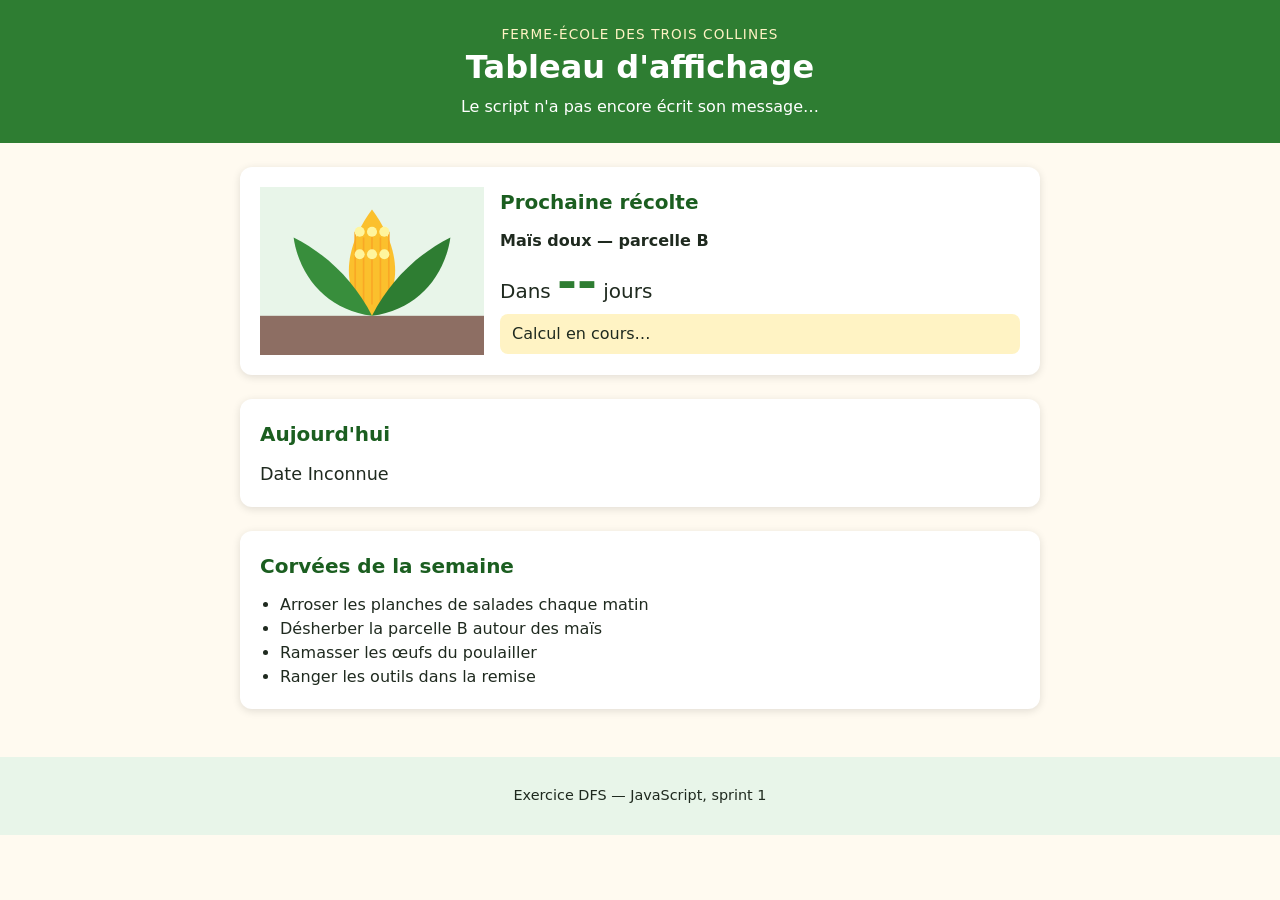
<file: niveau-1-graine/01-premier-script/index.html>
<!DOCTYPE html>
<html lang="fr">
<head>
  <meta charset="UTF-8">
  <meta name="viewport" content="width=device-width, initial-scale=1.0">
  <title>Tableau d'affichage — Ferme-école des Trois Collines</title>
  <link rel="stylesheet" href="css/style.css">
  <!-- defer : le navigateur lit d'abord toute la page, puis exécute le script -->
  <script src="js/script.js" defer></script>
</head>
<body>

  <!-- ===== EN-TÊTE ===== -->
  <header class="entete">
    <p class="surtitre">Ferme-école des Trois Collines</p>
    <h1>Tableau d'affichage</h1>
    <!-- Le script écrira ici le message d'accueil (TODO 3) -->
    <p class="intro" id="message-accueil">Le script n'a pas encore écrit son message…</p>
  </header>

  <main>

    <!-- ===== PROCHAINE RÉCOLTE ===== -->
    <section class="panneau recolte" aria-labelledby="titre-recolte">
      <img src="images/mais.svg" alt="Épi de maïs doux jaune entouré de ses feuilles vertes" width="400" height="300">
      <div>
        <h2 id="titre-recolte">Prochaine récolte</h2>
        <p class="culture">Maïs doux — parcelle B</p>
        <p class="compteur">
          Dans <strong id="jours-restants">--</strong> <span id="unite-jours">jours</span>
        </p>
        <!-- aria-live : un lecteur d'écran annonce le texte quand le script le modifie -->
        <p class="message" id="message-recolte" aria-live="polite">Calcul en cours…</p>
      </div>
    </section>

    <!-- ===== DATE DU JOUR ===== -->
    <section class="panneau" aria-labelledby="titre-date">
      <h2 id="titre-date">Aujourd'hui</h2>
      <p class="date-du-jour" id="date-du-jour">Date inconnue</p>
    </section>

    <!-- ===== CORVÉES : liste statique, le script n'y touche pas ===== -->
    <section class="panneau" aria-labelledby="titre-corvees">
      <h2 id="titre-corvees">Corvées de la semaine</h2>
      <ul class="corvees">
        <li>Arroser les planches de salades chaque matin</li>
        <li>Désherber la parcelle B autour des maïs</li>
        <li>Ramasser les œufs du poulailler</li>
        <li>Ranger les outils dans la remise</li>
      </ul>
    </section>

  </main>

  <footer class="pied">
    <p>Exercice DFS — JavaScript, sprint 1</p>
  </footer>

</body>
</html>
</file>
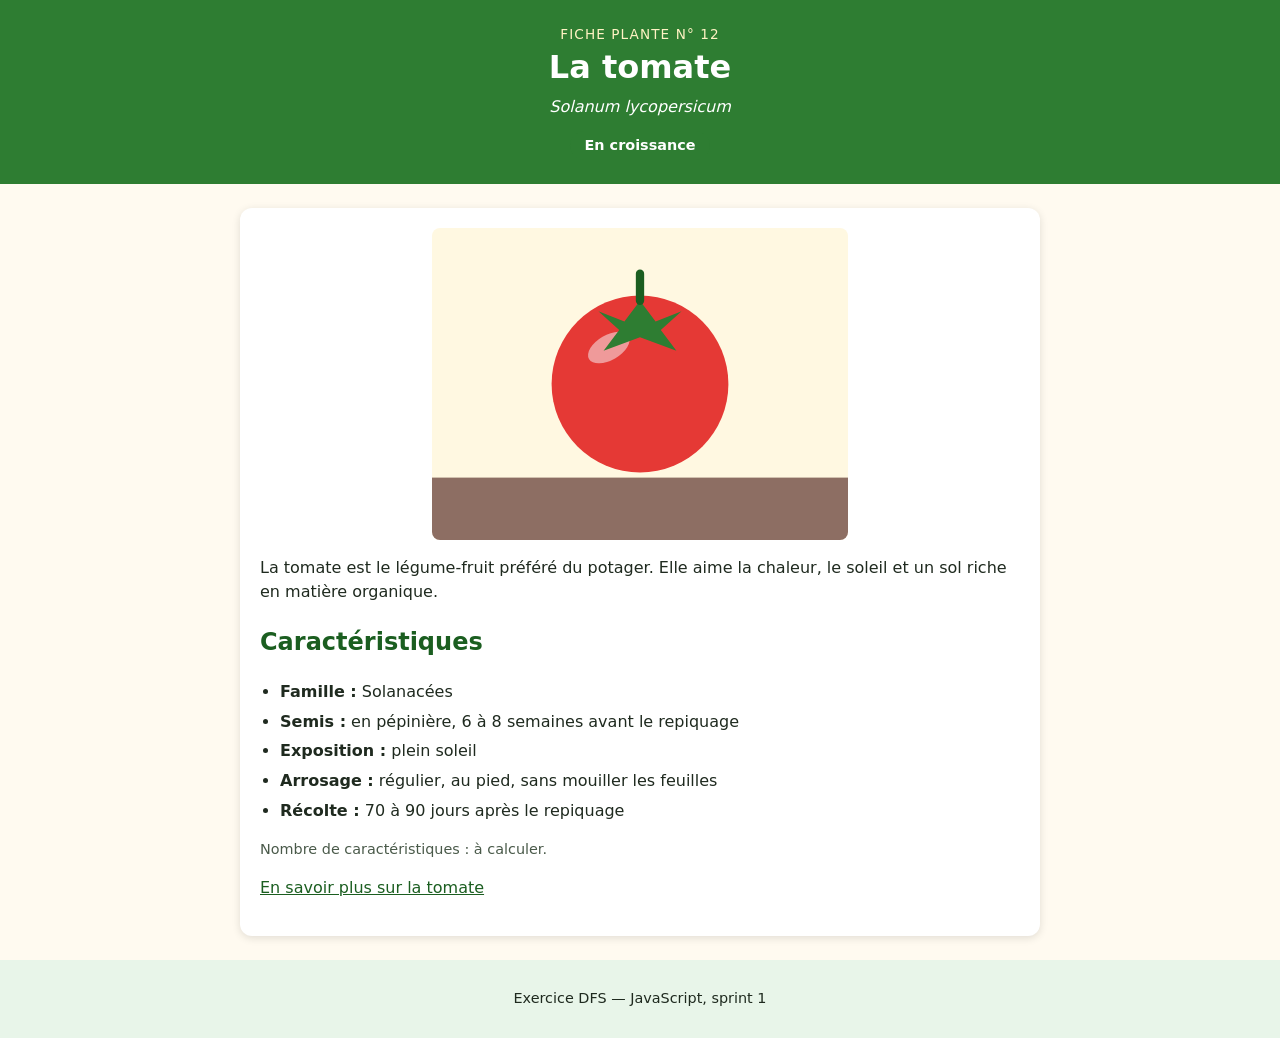
<file: niveau-1-graine/02-selectionner-modifier/index.html>
<!DOCTYPE html>
<html lang="fr">
<head>
  <meta charset="UTF-8">
  <meta name="viewport" content="width=device-width, initial-scale=1.0">
  <title>Fiche plante n° 12 — La tomate</title>
  <link rel="stylesheet" href="css/style.css">
  <script src="js/script.js" defer></script>
</head>
<body>

  <!-- ===== EN-TÊTE : le titre et la pastille d'état seront modifiés par le script ===== -->
  <header class="entete">
    <p class="surtitre">Fiche plante n° 12</p>
    <h1 id="titre-fiche">La tomate</h1>
    <p class="sous-titre">Solanum lycopersicum</p>
    <!-- data-etat et data-jours : des données que le script peut lire et écrire -->
    <span class="pastille" id="pastille-etat" data-etat="en-croissance" data-jours="5">En croissance</span>
  </header>

  <main>
    <article class="fiche" id="fiche">

      <img id="photo-plante" src="images/tomate.svg" alt="tomate" width="400" height="300">

      <p class="resume">
        La tomate est le légume-fruit préféré du potager. Elle aime la chaleur, le soleil
        et un sol riche en matière organique.
      </p>

      <h2>Caractéristiques</h2>
      <ul class="caracteristiques">
        <li><strong>Famille :</strong> Solanacées</li>
        <li><strong>Semis :</strong> en pépinière, 6 à 8 semaines avant le repiquage</li>
        <li><strong>Exposition :</strong> plein soleil</li>
        <li><strong>Arrosage :</strong> régulier, au pied, sans mouiller les feuilles</li>
        <li><strong>Récolte :</strong> 70 à 90 jours après le repiquage</li>
      </ul>
      <p class="note" id="nb-caracteristiques">Nombre de caractéristiques : à calculer.</p>

      <!-- Masqué au départ par la classe « cache » : le script la retirera -->
      <div class="alerte cache" id="conseil">
        <strong>Conseil :</strong> supprimez régulièrement les gourmands (les petites
        pousses entre la tige et les branches) pour que les fruits grossissent mieux.
      </div>

      <p><a id="lien-source" href="https://fr.wikipedia.org/wiki/Tomate">En savoir plus sur la tomate</a></p>

    </article>
  </main>

  <footer class="pied">
    <p>Exercice DFS — JavaScript, sprint 1</p>
  </footer>

</body>
</html>
</file>
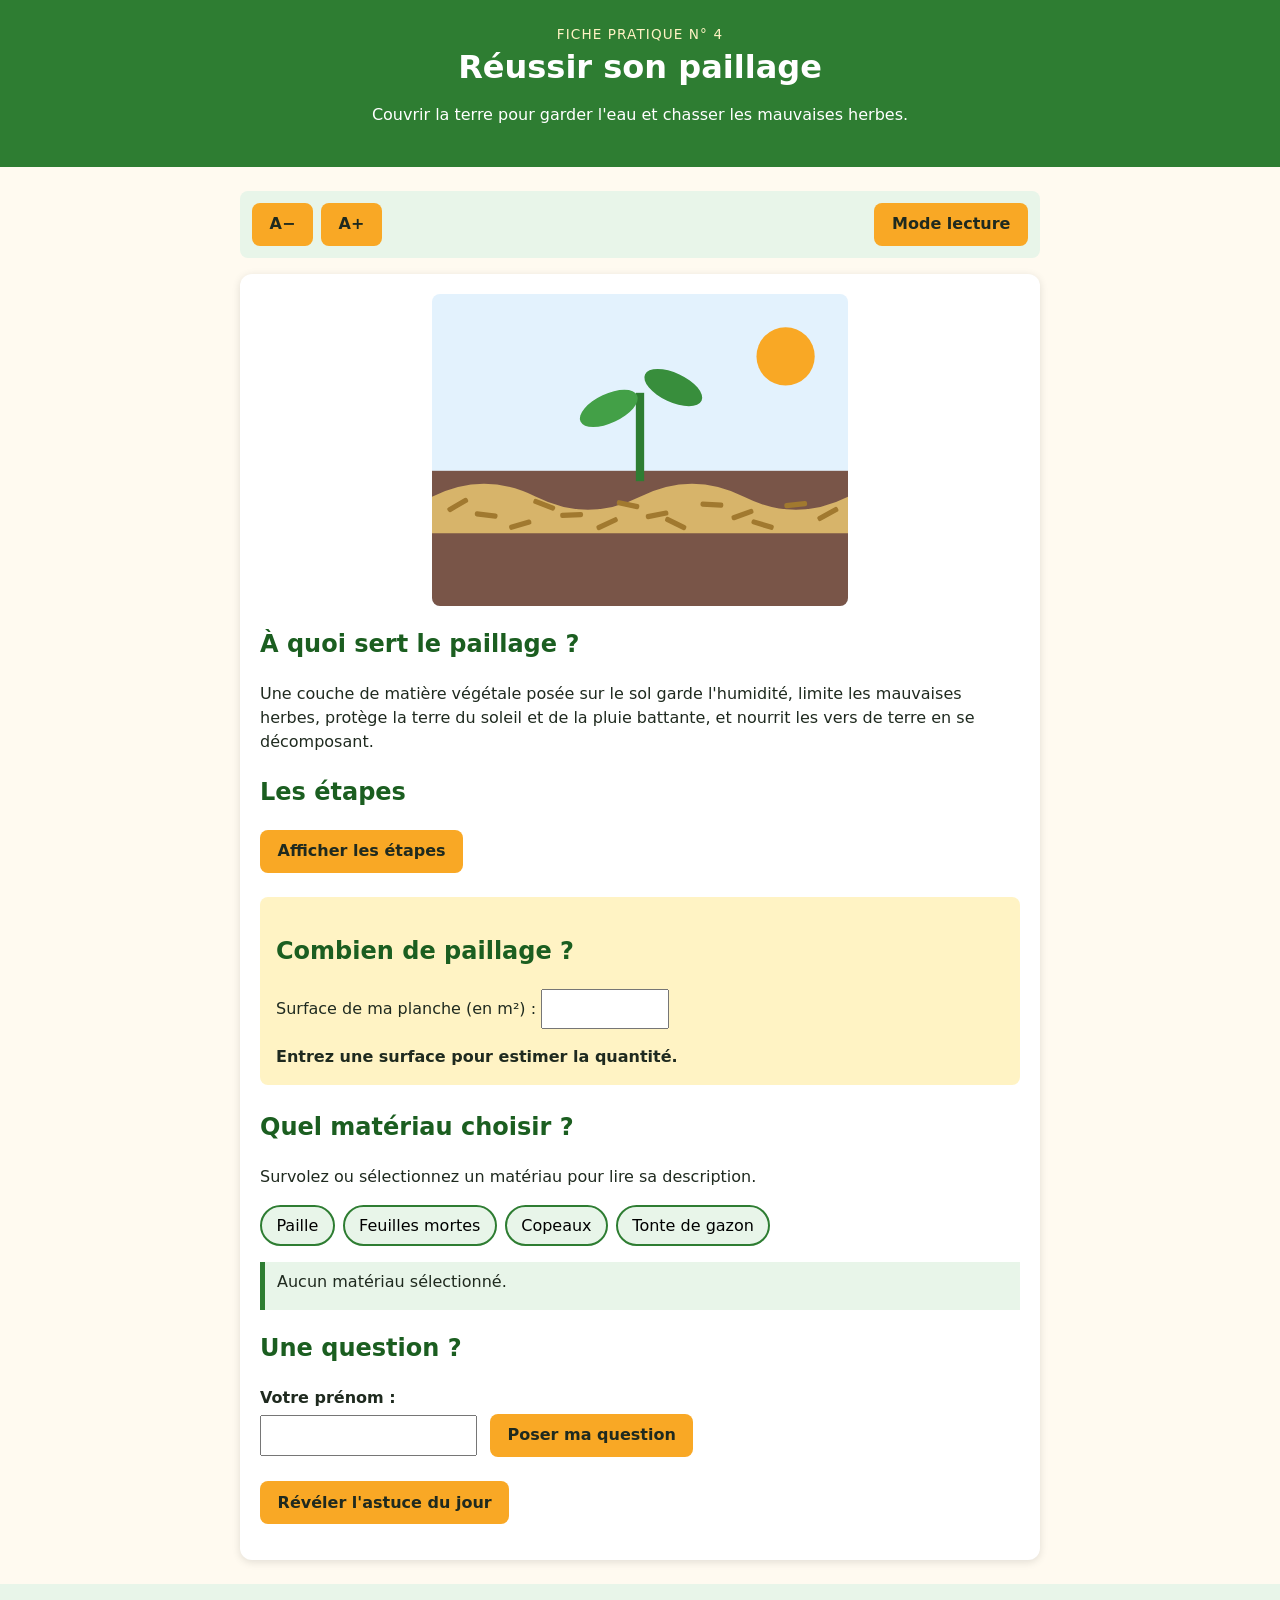
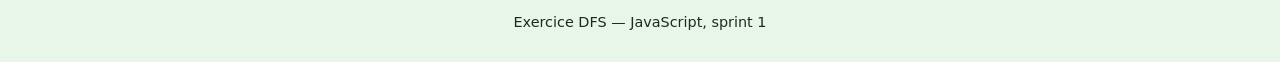
<file: niveau-1-graine/03-evenements/index.html>
<!DOCTYPE html>
<html lang="fr">
<head>
  <meta charset="UTF-8">
  <meta name="viewport" content="width=device-width, initial-scale=1.0">
  <title>Fiche pratique : réussir son paillage — Ferme-école</title>
  <link rel="stylesheet" href="css/style.css">
  <script src="js/script.js" defer></script>
</head>
<body data-taille="0">

  <!-- ===== EN-TÊTE ===== -->
  <header class="entete">
    <p class="surtitre">Fiche pratique n° 4</p>
    <h1>Réussir son paillage</h1>
    <p>Couvrir la terre pour garder l'eau et chasser les mauvaises herbes.</p>
  </header>

  <main>

    <!-- ===== BARRE D'OUTILS : taille du texte et mode lecture ===== -->
    <div class="outils" role="group" aria-label="Confort de lecture">
      <button type="button" class="bouton" id="bouton-diminuer" aria-label="Diminuer la taille du texte">A−</button>
      <button type="button" class="bouton" id="bouton-agrandir" aria-label="Agrandir la taille du texte">A+</button>
      <span class="espace"></span>
      <button type="button" class="bouton" id="bouton-lecture" aria-pressed="false">Mode lecture</button>
    </div>

    <article class="fiche" id="fiche">

      <img src="images/paillage.svg" alt="Jeune plant dont le pied est entouré d'une couche de paille qui couvre la terre" width="400" height="300">

      <h2>À quoi sert le paillage ?</h2>
      <p>
        Une couche de matière végétale posée sur le sol garde l'humidité, limite les mauvaises herbes,
        protège la terre du soleil et de la pluie battante, et nourrit les vers de terre en se décomposant.
      </p>

      <!-- ===== ÉTAPES : masquées au départ, affichées par le bouton ===== -->
      <h2>Les étapes</h2>
      <button type="button" class="bouton" id="bouton-etapes" aria-expanded="false" aria-controls="etapes">Afficher les étapes</button>
      <ol class="etapes cache" id="etapes">
        <li>Désherber la planche et arroser abondamment la terre.</li>
        <li>Étaler le paillage en couche de 5 cm environ.</li>
        <li>Laisser quelques centimètres libres autour du pied des plants.</li>
        <li>Renouveler la couche quand elle s'est décomposée.</li>
      </ol>

      <!-- ===== CALCULATEUR ===== -->
      <section class="calculateur" aria-labelledby="titre-calcul">
        <h2 id="titre-calcul">Combien de paillage ?</h2>
        <label for="surface">Surface de ma planche (en m²) :</label>
        <input type="number" id="surface" min="0" step="0.5" inputmode="decimal">
        <p class="resultat" id="resultat-paillage" aria-live="polite">Entrez une surface pour estimer la quantité.</p>
      </section>

      <!-- ===== MATÉRIAUX ===== -->
      <h2>Quel matériau choisir ?</h2>
      <p>Survolez ou sélectionnez un matériau pour lire sa description.</p>
      <ul class="materiaux">
        <li><button type="button" class="materiau" data-description="La paille : légère et bon marché, elle se décompose en une saison. Idéale pour les légumes.">Paille</button></li>
        <li><button type="button" class="materiau" data-description="Les feuilles mortes : gratuites en automne, à laisser un peu s'humidifier avant de les étaler.">Feuilles mortes</button></li>
        <li><button type="button" class="materiau" data-description="Les copeaux de bois : très durables, parfaits pour les allées et les arbustes, moins pour les légumes.">Copeaux</button></li>
        <li><button type="button" class="materiau" data-description="La tonte de gazon : à étaler en couche fine et sèche, sinon elle fermente et sent mauvais.">Tonte de gazon</button></li>
      </ul>
      <p class="description-materiau" id="description-materiau" aria-live="polite">Aucun matériau sélectionné.</p>

      <!-- ===== QUESTION ===== -->
      <form class="question" id="formulaire-question" action="/envoyer-question" method="post">
        <h2>Une question ?</h2>
        <label for="prenom">Votre prénom :</label>
        <input type="text" id="prenom" name="prenom" required>
        <button type="submit" class="bouton">Poser ma question</button>
        <p class="confirmation" id="confirmation" aria-live="polite"></p>
      </form>

      <!-- ===== ASTUCE : ne se révèle qu'une seule fois ===== -->
      <div class="astuce">
        <button type="button" class="bouton" id="bouton-astuce">Révéler l'astuce du jour</button>
        <p id="texte-astuce" aria-live="polite"></p>
      </div>

    </article>
  </main>

  <footer class="pied">
    <p>Exercice DFS — JavaScript, sprint 1</p>
  </footer>

</body>
</html>
</file>
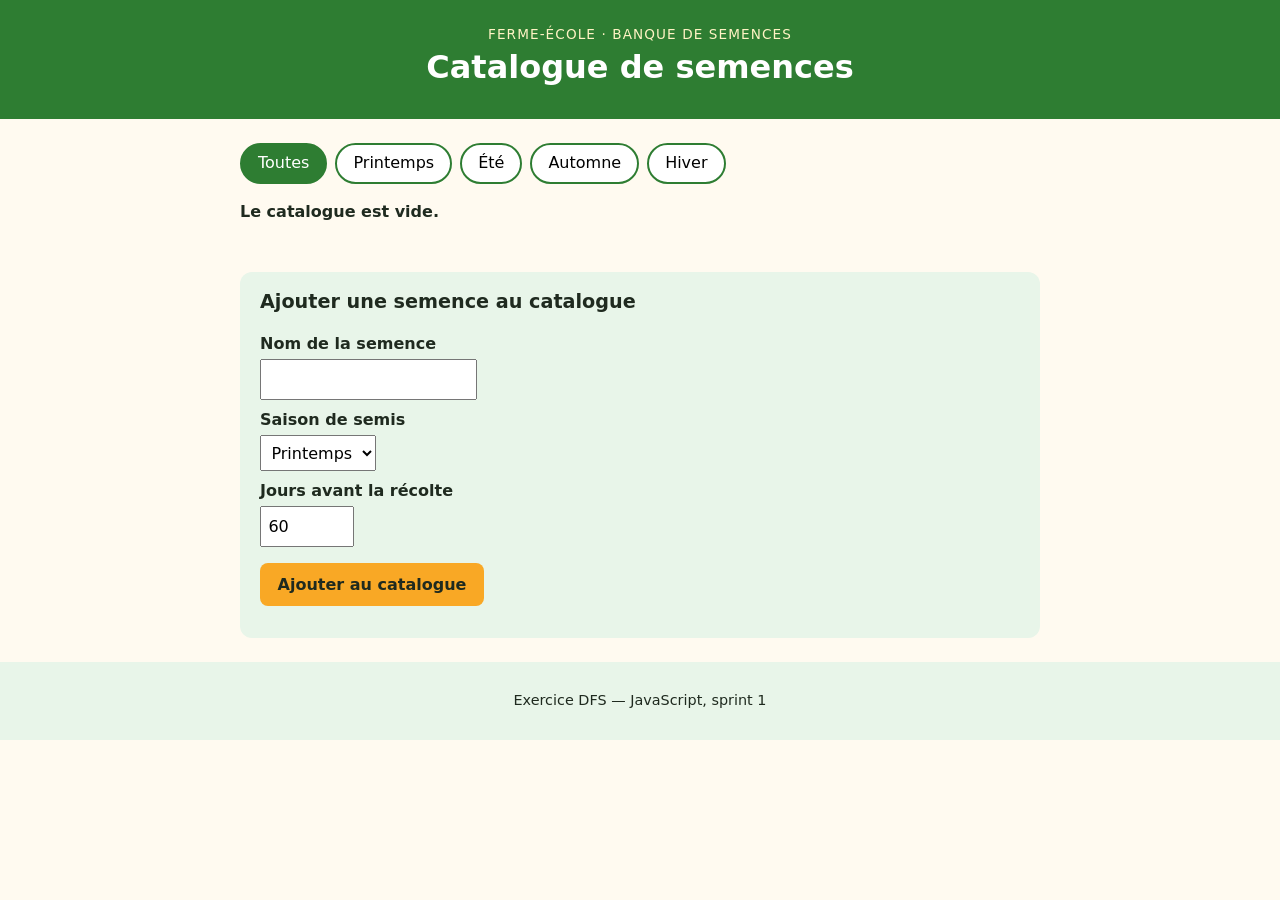
<file: niveau-1-graine/04-creer-elements/index.html>
<!DOCTYPE html>
<html lang="fr">
<head>
  <meta charset="UTF-8">
  <meta name="viewport" content="width=device-width, initial-scale=1.0">
  <title>Catalogue de semences — Ferme-école</title>
  <link rel="stylesheet" href="css/style.css">
  <script src="js/script.js" defer></script>
</head>
<body>

  <!-- ===== EN-TÊTE ===== -->
  <header class="entete">
    <p class="surtitre">Ferme-école · Banque de semences</p>
    <h1>Catalogue de semences</h1>
  </header>

  <main>

    <!-- ===== FILTRES : un seul écouteur sur ce conteneur suffira (étape 6) ===== -->
    <div class="filtres" id="filtres" role="group" aria-label="Filtrer par saison de semis">
      <button type="button" data-saison="toutes" aria-pressed="true">Toutes</button>
      <button type="button" data-saison="printemps" aria-pressed="false">Printemps</button>
      <button type="button" data-saison="ete" aria-pressed="false">Été</button>
      <button type="button" data-saison="automne" aria-pressed="false">Automne</button>
      <button type="button" data-saison="hiver" aria-pressed="false">Hiver</button>
    </div>

    <p class="compteur" id="compteur" aria-live="polite">Le catalogue est vide.</p>

    <!-- ===== CATALOGUE : vide dans le HTML, rempli par le script ===== -->
    <ul class="catalogue" id="catalogue"></ul>

    <p class="message-vide cache" id="message-vide">Aucune semence ne correspond à cette saison.</p>

    <!-- ===== AJOUT D'UNE SEMENCE (étape 7) ===== -->
    <form class="ajout" id="formulaire-ajout" action="/ajouter" method="post">
      <h2>Ajouter une semence au catalogue</h2>

      <label for="nom-semence">Nom de la semence</label>
      <input type="text" id="nom-semence" name="nom" required maxlength="40">

      <label for="saison-semence">Saison de semis</label>
      <select id="saison-semence" name="saison">
        <option value="printemps">Printemps</option>
        <option value="ete">Été</option>
        <option value="automne">Automne</option>
        <option value="hiver">Hiver</option>
      </select>

      <label for="jours-semence">Jours avant la récolte</label>
      <input type="number" id="jours-semence" name="jours" min="1" max="365" value="60" required>

      <p><button type="submit" class="bouton">Ajouter au catalogue</button></p>
    </form>

  </main>

  <!-- ===== MODÈLE DE CARTE : <template> n'est jamais affiché, il sert de moule (étape 4) ===== -->
  <template id="modele-carte">
    <li class="carte">
      <img class="carte__image" src="" alt="" width="400" height="300">
      <div class="carte__corps">
        <h3 class="carte__nom"></h3>
        <p class="carte__saisons"></p>
        <p class="carte__jours"></p>
        <p class="carte__description"></p>
        <button type="button" class="bouton-retirer">Retirer</button>
      </div>
    </li>
  </template>

  <footer class="pied">
    <p>Exercice DFS — JavaScript, sprint 1</p>
  </footer>

</body>
</html>
</file>
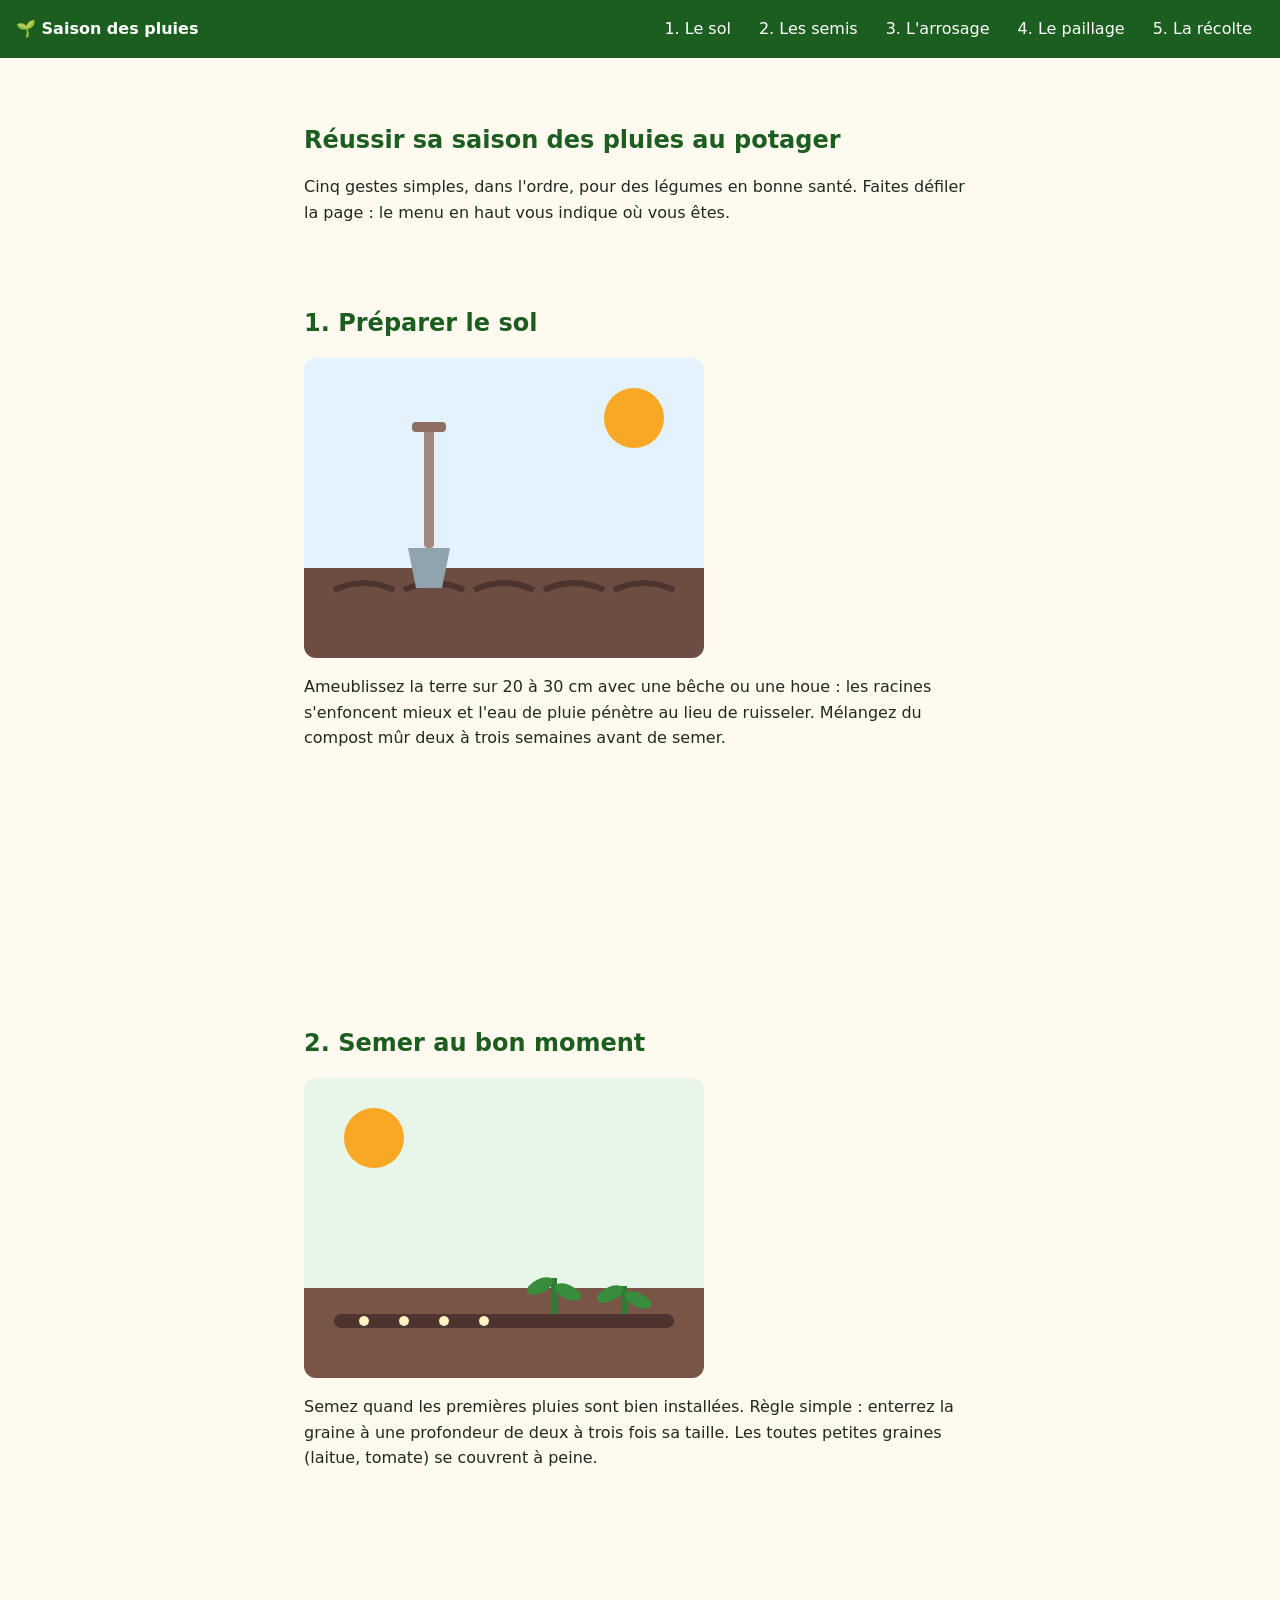
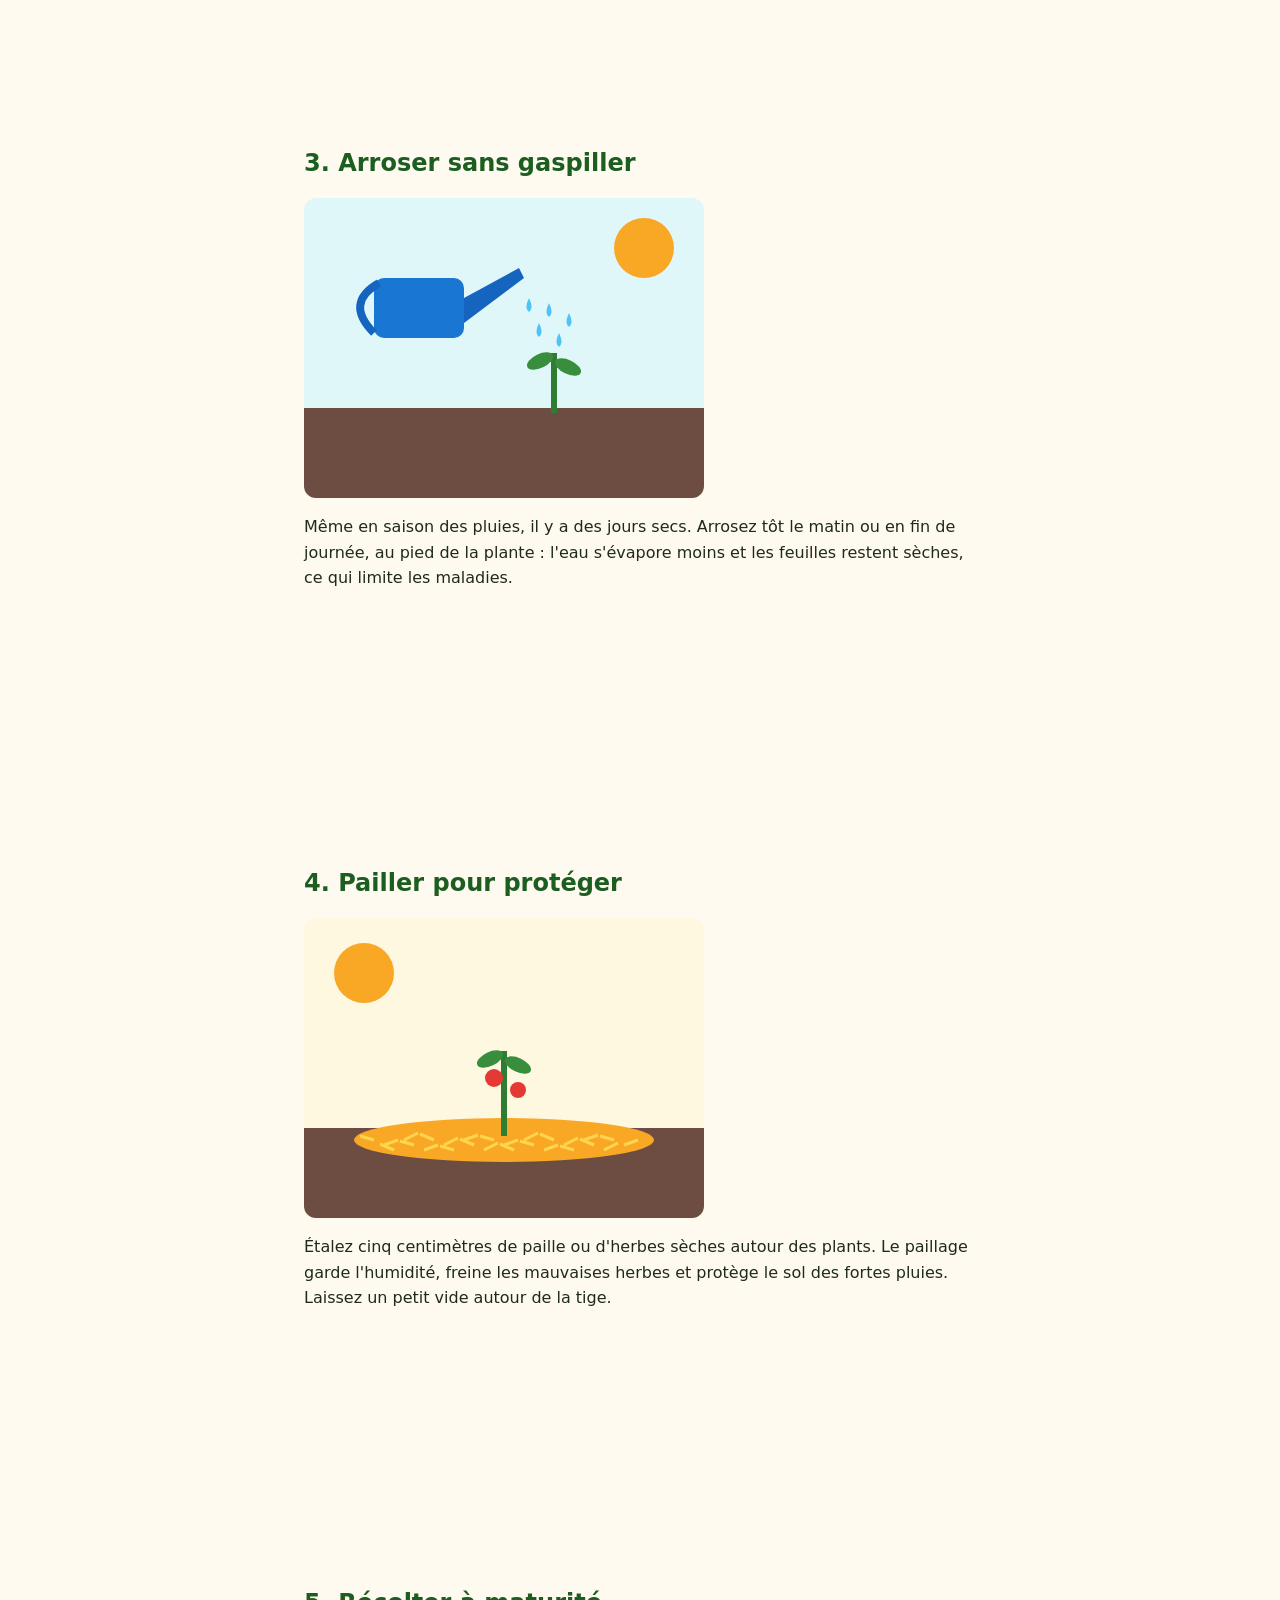
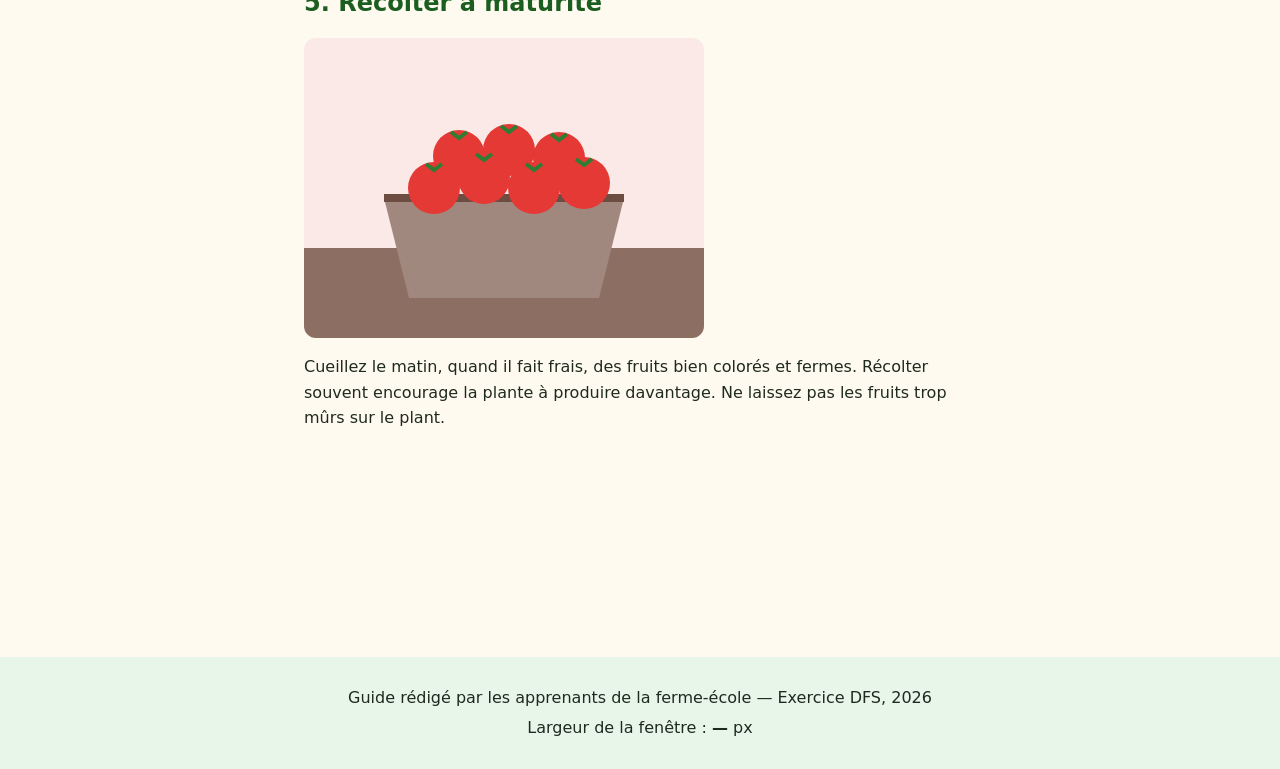
<file: niveau-2-pousse/05-menu-defilement/index.html>
<!DOCTYPE html>
<html lang="fr">
<head>
  <meta charset="UTF-8">
  <meta name="viewport" content="width=device-width, initial-scale=1.0">
  <title>Le guide de la saison des pluies — Ferme-école</title>
  <link rel="stylesheet" href="css/style.css">
  <script src="js/script.js" defer></script>
</head>
<body>

  <!-- ===== EN-TÊTE COLLANT : logo, bouton burger (téléphone) et menu ===== -->
  <header class="entete" id="haut">
    <a class="logo" href="#haut">🌱 Saison des pluies</a>

    <!-- Le bouton burger n'est visible que sur petit écran. aria-expanded dit si le menu est ouvert. -->
    <button class="burger" type="button" aria-expanded="false" aria-controls="menu-principal">
      <span class="burger-barre" aria-hidden="true"></span>
      <span class="burger-barre" aria-hidden="true"></span>
      <span class="burger-barre" aria-hidden="true"></span>
      <span class="sr-only">Menu</span>
    </button>

    <nav class="menu" id="menu-principal" aria-label="Étapes de la saison">
      <ul>
        <li><a href="#sol">1. Le sol</a></li>
        <li><a href="#semis">2. Les semis</a></li>
        <li><a href="#arrosage">3. L'arrosage</a></li>
        <li><a href="#paillage">4. Le paillage</a></li>
        <li><a href="#recolte">5. La récolte</a></li>
      </ul>
    </nav>
  </header>

  <main>

    <section class="accueil">
      <h1>Réussir sa saison des pluies au potager</h1>
      <p>
        Cinq gestes simples, dans l'ordre, pour des légumes en bonne santé.
        Faites défiler la page : le menu en haut vous indique où vous êtes.
      </p>
    </section>

    <section class="etape" id="sol">
      <h2>1. Préparer le sol</h2>
      <img src="images/sol.svg" alt="Une bêche plantée dans une terre brune ameublie" width="400" height="300">
      <p>
        Ameublissez la terre sur 20 à 30 cm avec une bêche ou une houe : les racines
        s'enfoncent mieux et l'eau de pluie pénètre au lieu de ruisseler.
        Mélangez du compost mûr deux à trois semaines avant de semer.
      </p>
    </section>

    <section class="etape" id="semis">
      <h2>2. Semer au bon moment</h2>
      <img src="images/semis.svg" alt="Des graines déposées dans un sillon, avec deux jeunes pousses" width="400" height="300">
      <p>
        Semez quand les premières pluies sont bien installées. Règle simple :
        enterrez la graine à une profondeur de deux à trois fois sa taille.
        Les toutes petites graines (laitue, tomate) se couvrent à peine.
      </p>
    </section>

    <section class="etape" id="arrosage">
      <h2>3. Arroser sans gaspiller</h2>
      <img src="images/arrosage.svg" alt="Un arrosoir verse de l'eau sur un jeune plant" width="400" height="300">
      <p>
        Même en saison des pluies, il y a des jours secs. Arrosez tôt le matin ou en
        fin de journée, au pied de la plante : l'eau s'évapore moins et les feuilles
        restent sèches, ce qui limite les maladies.
      </p>
    </section>

    <section class="etape" id="paillage">
      <h2>4. Pailler pour protéger</h2>
      <img src="images/paillage.svg" alt="Une couche de paille dorée autour d'un plant de tomate" width="400" height="300">
      <p>
        Étalez cinq centimètres de paille ou d'herbes sèches autour des plants.
        Le paillage garde l'humidité, freine les mauvaises herbes et protège
        le sol des fortes pluies. Laissez un petit vide autour de la tige.
      </p>
    </section>

    <section class="etape" id="recolte">
      <h2>5. Récolter à maturité</h2>
      <img src="images/recolte.svg" alt="Un panier rempli de tomates mûres et de piments" width="400" height="300">
      <p>
        Cueillez le matin, quand il fait frais, des fruits bien colorés et fermes.
        Récolter souvent encourage la plante à produire davantage.
        Ne laissez pas les fruits trop mûrs sur le plant.
      </p>
    </section>

  </main>

  <footer class="pied">
    <p>Guide rédigé par les apprenants de la ferme-école — Exercice DFS, 2026</p>
    <p>Largeur de la fenêtre : <strong id="largeur">—</strong> px</p>
  </footer>

  <!-- ===== BOUTON « RETOUR EN HAUT » : caché au départ (classe cache) ===== -->
  <button class="retour-haut cache" type="button" aria-label="Retour en haut de la page">↑</button>

</body>
</html>
</file>
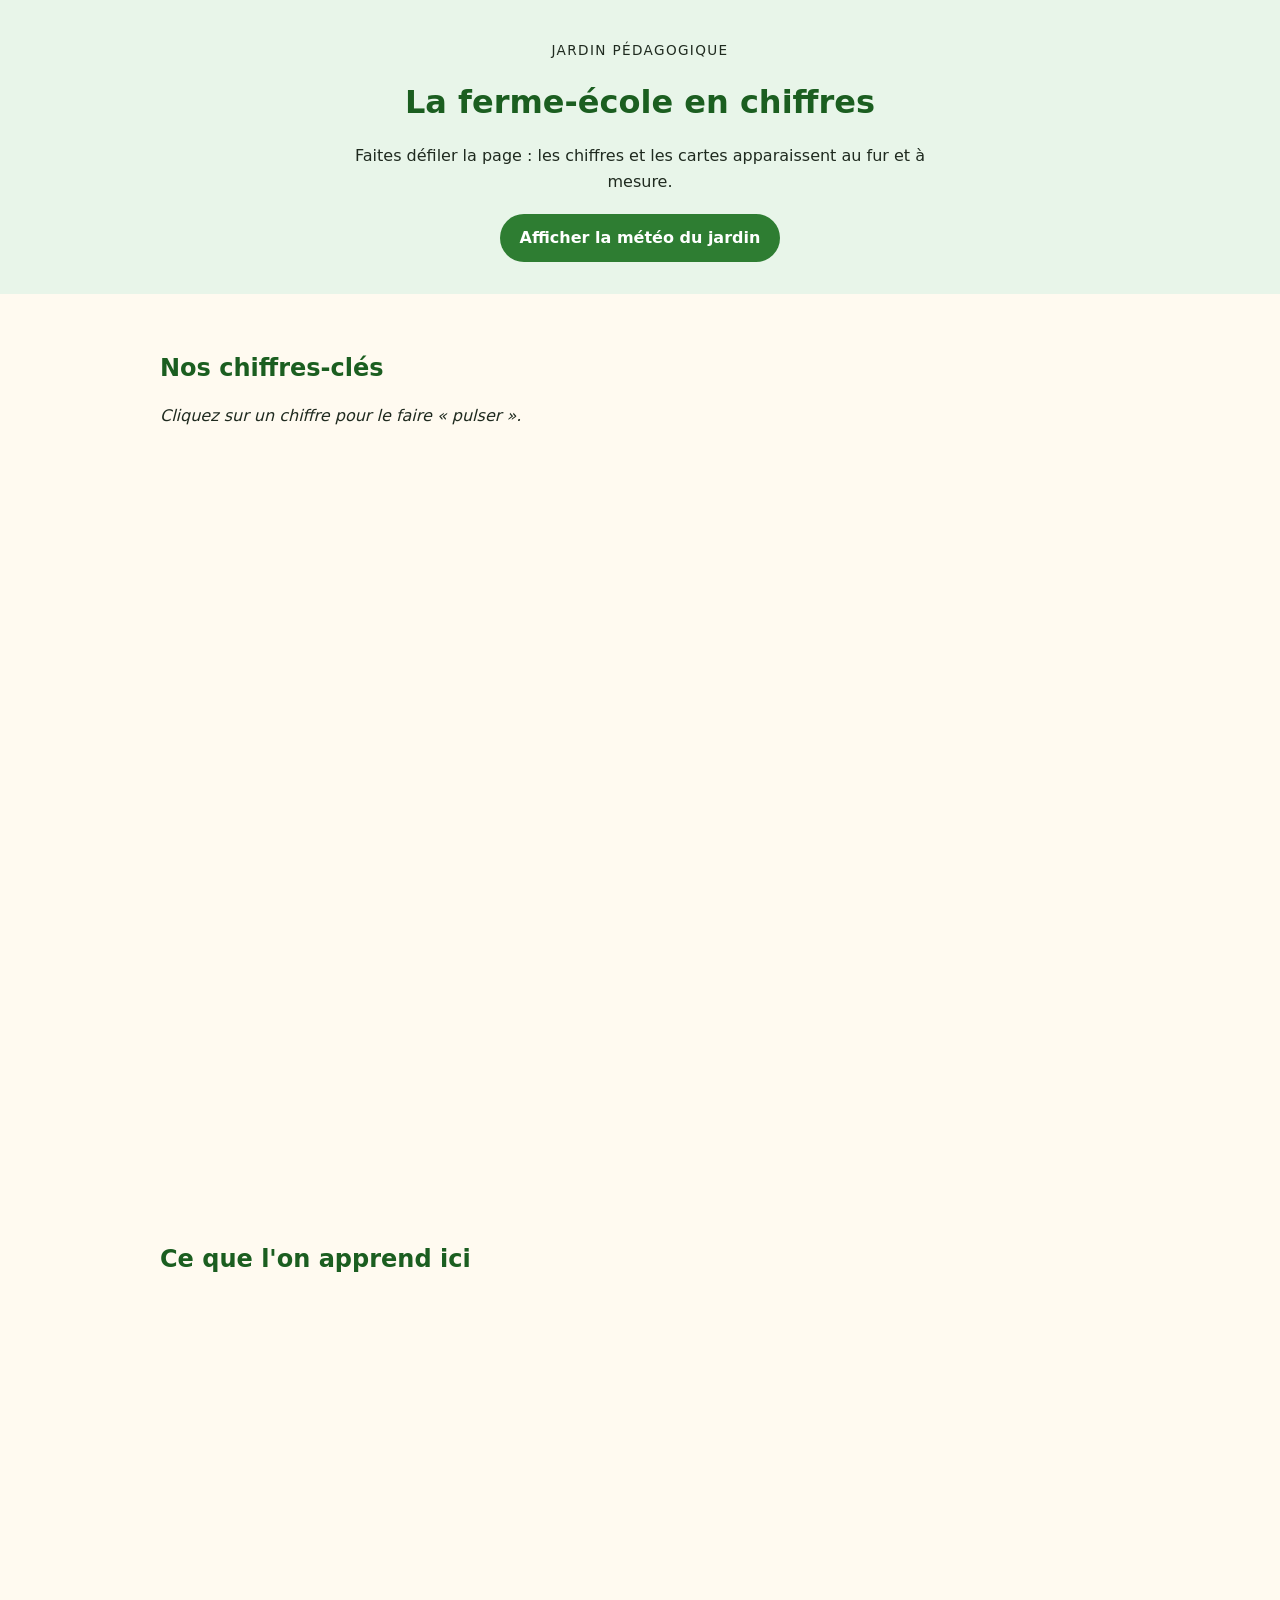
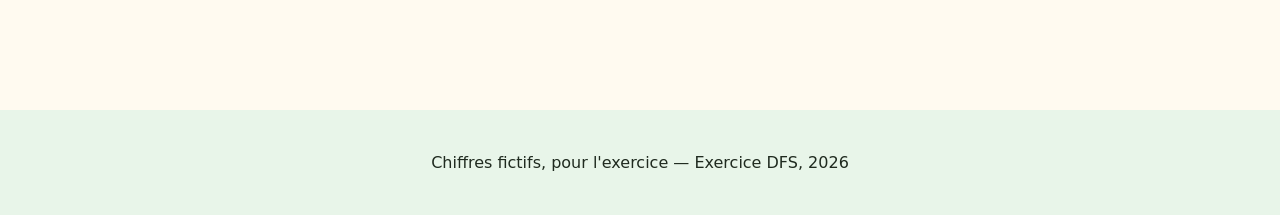
<file: niveau-2-pousse/06-animations-scroll/index.html>
<!DOCTYPE html>
<html lang="fr">
<head>
  <meta charset="UTF-8">
  <meta name="viewport" content="width=device-width, initial-scale=1.0">
  <title>La ferme-école en chiffres</title>
  <link rel="stylesheet" href="css/style.css">
  <script src="js/script.js" defer></script>
</head>
<body>

  <header class="entete">
    <p class="surtitre">Jardin pédagogique</p>
    <h1>La ferme-école en chiffres</h1>
    <p class="intro">Faites défiler la page : les chiffres et les cartes apparaissent au fur et à mesure.</p>

    <!-- Bouton qui montre / cache le panneau météo. aria-controls désigne le panneau commandé. -->
    <button class="bouton-meteo" type="button" aria-expanded="false" aria-controls="meteo">
      Afficher la météo du jardin
    </button>
    <div class="meteo" id="meteo">
      <div class="meteo-contenu">
        <p><strong>Aujourd'hui :</strong> 28 °C, ciel dégagé le matin.</p>
        <p>Risque d'averse en fin de journée : arrosez tôt, pas besoin le soir.</p>
      </div>
    </div>
  </header>

  <main>

    <!-- ===== LES CHIFFRES-CLÉS : le nombre est écrit dans le HTML (valeur finale) ===== -->
    <section class="bloc" aria-labelledby="titre-chiffres">
      <h2 id="titre-chiffres">Nos chiffres-clés</h2>
      <p class="aide">Cliquez sur un chiffre pour le faire « pulser ».</p>

      <div class="chiffres">
        <article class="chiffre apparait">
          <img src="images/apprenants.svg" alt="Trois silhouettes d'apprenants devant un jardin" width="400" height="300">
          <p class="nombre" data-cible="120">120</p>
          <p class="legende">apprenants accueillis chaque année</p>
        </article>
        <article class="chiffre apparait">
          <img src="images/varietes.svg" alt="Quatre feuilles de formes différentes" width="400" height="300">
          <p class="nombre" data-cible="35">35</p>
          <p class="legende">variétés de légumes et d'herbes</p>
        </article>
        <article class="chiffre apparait">
          <img src="images/parcelle.svg" alt="Vue du dessus de parcelles de culture en damier" width="400" height="300">
          <p class="nombre" data-cible="2400">2 400</p>
          <p class="legende">m² de parcelles cultivées</p>
        </article>
        <article class="chiffre apparait">
          <img src="images/eau.svg" alt="Une grosse goutte d'eau et une citerne de récupération" width="400" height="300">
          <p class="nombre" data-cible="18000">18 000</p>
          <p class="legende">litres d'eau de pluie récupérés</p>
        </article>
      </div>
    </section>

    <!-- ===== LES CARTES : elles apparaissent l'une après l'autre ===== -->
    <section class="bloc" aria-labelledby="titre-cartes">
      <h2 id="titre-cartes">Ce que l'on apprend ici</h2>

      <div class="cartes">
        <article class="carte apparait">
          <h3>Préparer le sol</h3>
          <p>Bêcher, amender avec du compost et reconnaître un sol vivant.</p>
        </article>
        <article class="carte apparait">
          <h3>Semer et repiquer</h3>
          <p>Choisir la bonne profondeur, le bon écartement, la bonne saison.</p>
        </article>
        <article class="carte apparait">
          <h3>Économiser l'eau</h3>
          <p>Récupérer la pluie, pailler, arroser au pied et au bon moment.</p>
        </article>
        <article class="carte apparait">
          <h3>Soigner sans chimie</h3>
          <p>Associer les cultures, observer les insectes et préparer des répulsifs naturels.</p>
        </article>
        <article class="carte apparait">
          <h3>Récolter et conserver</h3>
          <p>Cueillir à maturité, sécher, trier et stocker sans perdre la récolte.</p>
        </article>
        <article class="carte apparait">
          <h3>Vendre au marché</h3>
          <p>Peser, présenter, fixer un prix juste et tenir un petit carnet de comptes.</p>
        </article>
      </div>
    </section>

  </main>

  <footer class="pied">
    <p>Chiffres fictifs, pour l'exercice — Exercice DFS, 2026</p>
  </footer>

</body>
</html>
</file>
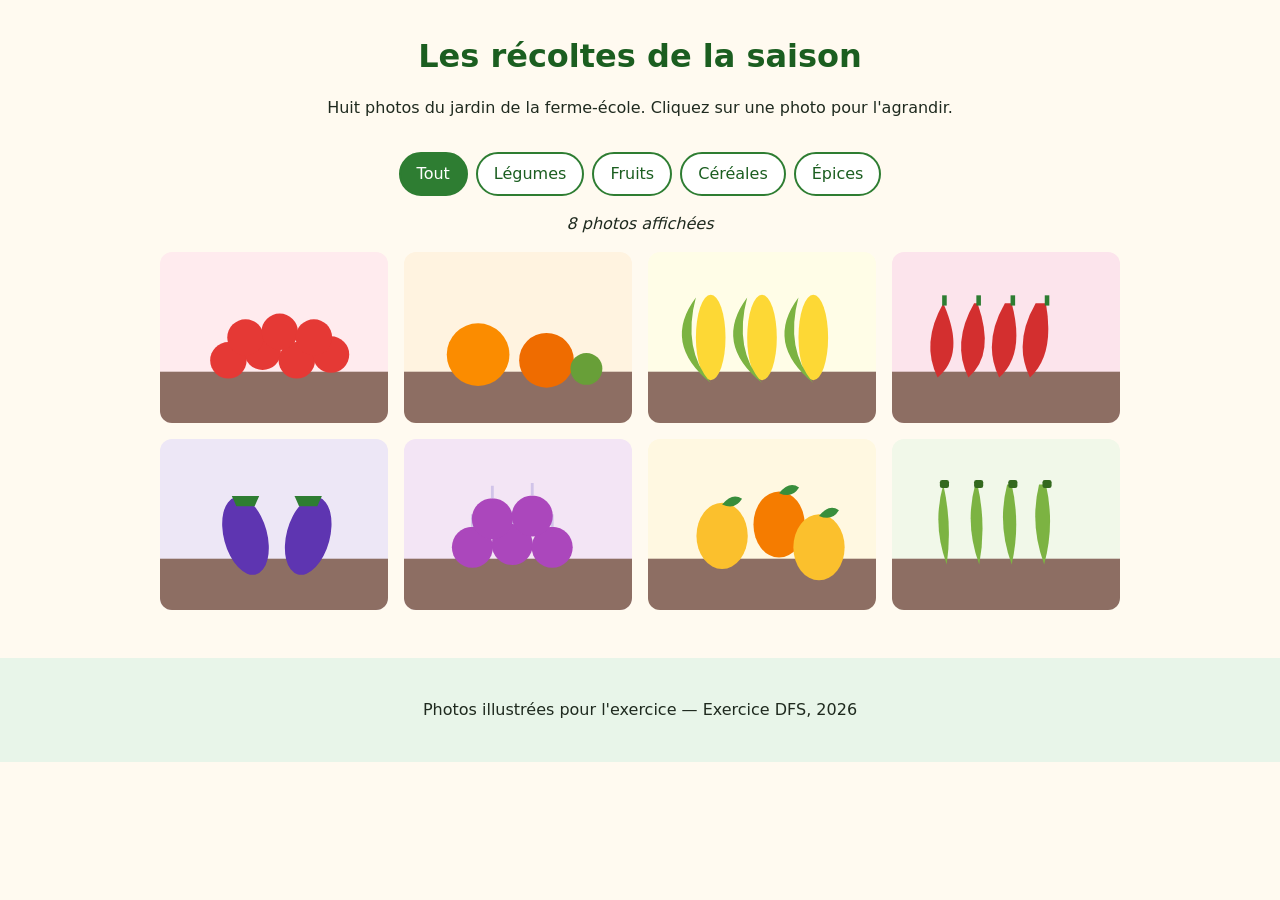
<file: niveau-2-pousse/07-galerie-lightbox/index.html>
<!DOCTYPE html>
<html lang="fr">
<head>
  <meta charset="UTF-8">
  <meta name="viewport" content="width=device-width, initial-scale=1.0">
  <title>Les récoltes de la saison — Ferme-école</title>
  <link rel="stylesheet" href="css/style.css">
  <script src="js/script.js" defer></script>
</head>
<body>

  <header class="entete">
    <h1>Les récoltes de la saison</h1>
    <p>Huit photos du jardin de la ferme-école. Cliquez sur une photo pour l'agrandir.</p>
  </header>

  <main>

    <!-- ===== FILTRES : un bouton par catégorie. aria-pressed dit lequel est actif. ===== -->
    <div class="filtres" role="group" aria-label="Filtrer les photos par catégorie">
      <button class="filtre" type="button" data-filtre="tout" aria-pressed="true">Tout</button>
      <button class="filtre" type="button" data-filtre="legume" aria-pressed="false">Légumes</button>
      <button class="filtre" type="button" data-filtre="fruit" aria-pressed="false">Fruits</button>
      <button class="filtre" type="button" data-filtre="cereale" aria-pressed="false">Céréales</button>
      <button class="filtre" type="button" data-filtre="epice" aria-pressed="false">Épices</button>
    </div>

    <!-- Zone « live » : le lecteur d'écran annonce son contenu quand il change -->
    <p class="compte" id="compte" aria-live="polite">8 photos affichées</p>

    <!-- ===== GALERIE : chaque vignette est un <button> (focus et Entrée gratuits) ===== -->
    <ul class="galerie">
        <li data-categorie="legume">
          <button class="vignette" type="button" data-legende="Tomates mûres cueillies le matin, avant la forte chaleur">
            <img src="images/tomates.svg" alt="Un tas de tomates rouges" width="400" height="300">
          </button>
        </li>
        <li data-categorie="legume">
          <button class="vignette" type="button" data-legende="Courges orange et verte, récoltées quand la tige est sèche">
            <img src="images/courges.svg" alt="Deux courges orange et une verte" width="400" height="300">
          </button>
        </li>
        <li data-categorie="cereale">
          <button class="vignette" type="button" data-legende="Épis de maïs encore dans leurs feuilles">
            <img src="images/mais.svg" alt="Trois épis de maïs jaunes dans leurs feuilles" width="400" height="300">
          </button>
        </li>
        <li data-categorie="epice">
          <button class="vignette" type="button" data-legende="Piments rouges, cueillis à pleine maturité">
            <img src="images/piments.svg" alt="Un groupe de piments rouges aux queues vertes" width="400" height="300">
          </button>
        </li>
        <li data-categorie="legume">
          <button class="vignette" type="button" data-legende="Aubergines violettes à la peau brillante">
            <img src="images/aubergines.svg" alt="Deux aubergines violettes" width="400" height="300">
          </button>
        </li>
        <li data-categorie="legume">
          <button class="vignette" type="button" data-legende="Oignons rouges mis à sécher avant le stockage">
            <img src="images/oignons.svg" alt="Un tas d'oignons rouges" width="400" height="300">
          </button>
        </li>
        <li data-categorie="fruit">
          <button class="vignette" type="button" data-legende="Mangues jaunes et rouges de l'arbre du fond du jardin">
            <img src="images/mangues.svg" alt="Des mangues jaune et rouge" width="400" height="300">
          </button>
        </li>
        <li data-categorie="legume">
          <button class="vignette" type="button" data-legende="Gombos cueillis jeunes : au-delà de dix centimètres, ils deviennent filandreux">
            <img src="images/gombos.svg" alt="Des gombos verts alignés" width="400" height="300">
          </button>
        </li>
    </ul>

  </main>

  <!-- ===== VISIONNEUSE : <dialog> + showModal() = fenêtre modale native (focus piégé, fond, touche Échap) ===== -->
  <dialog class="visionneuse" id="visionneuse" aria-label="Visionneuse de photos">
    <div class="contenu">
      <button class="fermer" type="button" aria-label="Fermer la visionneuse">×</button>
      <figure>
        <img id="grande-image" src="images/tomates.svg" alt="Un tas de tomates rouges" width="400" height="300">
        <figcaption id="legende">Tomates mûres cueillies le matin, avant la forte chaleur</figcaption>
      </figure>
      <p class="position" id="position" aria-live="polite">1 / 8</p>
      <button class="precedent" type="button" aria-label="Photo précédente">‹</button>
      <button class="suivant" type="button" aria-label="Photo suivante">›</button>
    </div>
  </dialog>

  <footer class="pied">
    <p>Photos illustrées pour l'exercice — Exercice DFS, 2026</p>
  </footer>

</body>
</html>
</file>
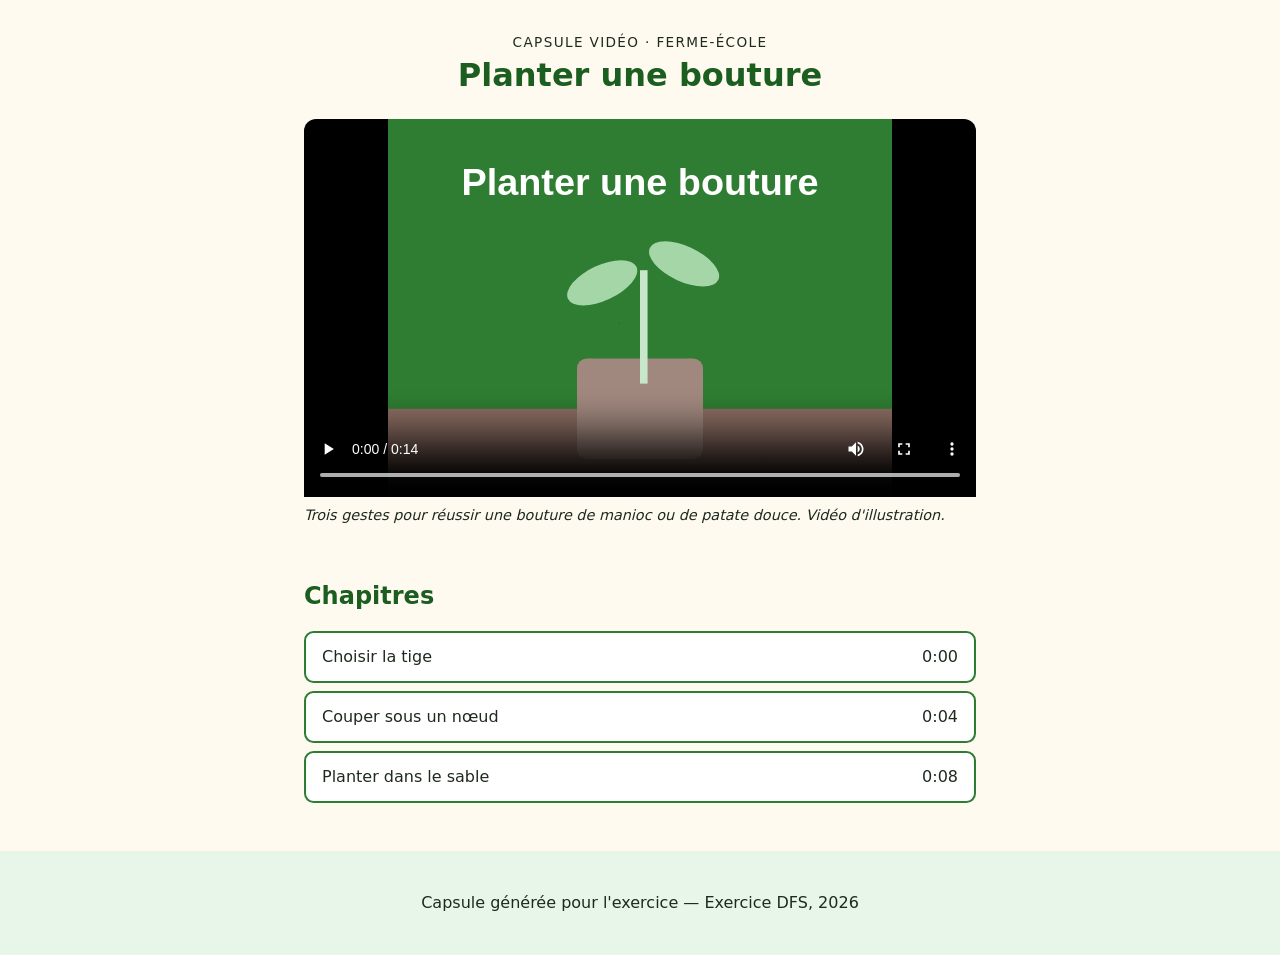
<file: niveau-2-pousse/08-capsule-video/index.html>
<!DOCTYPE html>
<html lang="fr">
<head>
  <meta charset="UTF-8">
  <meta name="viewport" content="width=device-width, initial-scale=1.0">
  <title>Planter une bouture — Capsule vidéo</title>
  <link rel="stylesheet" href="css/style.css">
  <script src="js/script.js" defer></script>
</head>
<body>

  <header class="entete">
    <p class="surtitre">Capsule vidéo · ferme-école</p>
    <h1>Planter une bouture</h1>
  </header>

  <main>

    <section class="lecteur" aria-label="Lecteur vidéo">

      <figure class="cadre">
        <!-- L'attribut « controls » garde le lecteur utilisable SANS JavaScript.
             Votre script le retirera pour mettre à la place ses propres commandes. -->
        <video id="capsule" controls preload="metadata" poster="images/poster.svg" playsinline width="480" height="270">
          <source src="videos/bouture.mp4" type="video/mp4">
          <source src="videos/bouture.webm" type="video/webm">
          <track kind="subtitles" src="videos/bouture.fr.vtt" srclang="fr" label="Français">
          <p>Votre navigateur ne sait pas lire cette vidéo. <a href="videos/bouture.mp4">Télécharger la capsule (MP4)</a>.</p>
        </video>
        <!-- Commandes personnalisées : cachées au départ, c'est le JavaScript qui les montre -->
        <div class="commandes" id="commandes" hidden>
          <button class="bouton" id="bouton-lecture" type="button">▶ Lecture</button>

          <input class="progression" id="progression" type="range" min="0" max="100" step="0.1" value="0" aria-label="Position dans la vidéo">
          <output class="temps" id="temps" for="progression">0:00 / 0:00</output>

          <button class="bouton" id="bouton-muet" type="button" aria-pressed="false">🔊 Son</button>
          <input class="volume" id="volume" type="range" min="0" max="1" step="0.05" value="1" aria-label="Volume">

          <label class="vitesse">
            Vitesse
            <select id="vitesse">
              <option value="0.5">0,5×</option>
              <option value="1" selected>1×</option>
              <option value="1.5">1,5×</option>
              <option value="2">2×</option>
            </select>
          </label>

          <button class="bouton" id="bouton-soustitres" type="button" aria-pressed="false">Sous-titres</button>
        </div>

        <figcaption>Trois gestes pour réussir une bouture de manioc ou de patate douce. Vidéo d'illustration.</figcaption>
      </figure>

      <!-- Zone « live » : message sur la durée de la capsule -->
      <p class="verdict" id="verdict" aria-live="polite"></p>
    </section>

    <section aria-labelledby="titre-chapitres">
      <h2 id="titre-chapitres">Chapitres</h2>
      <ol class="chapitres">
        <li><button type="button" data-temps="0">Choisir la tige <span>0:00</span></button></li>
        <li><button type="button" data-temps="4">Couper sous un nœud <span>0:04</span></button></li>
        <li><button type="button" data-temps="8">Planter dans le sable <span>0:08</span></button></li>
      </ol>
    </section>

  </main>

  <footer class="pied">
    <p>Capsule générée pour l'exercice — Exercice DFS, 2026</p>
  </footer>

</body>
</html>
</file>
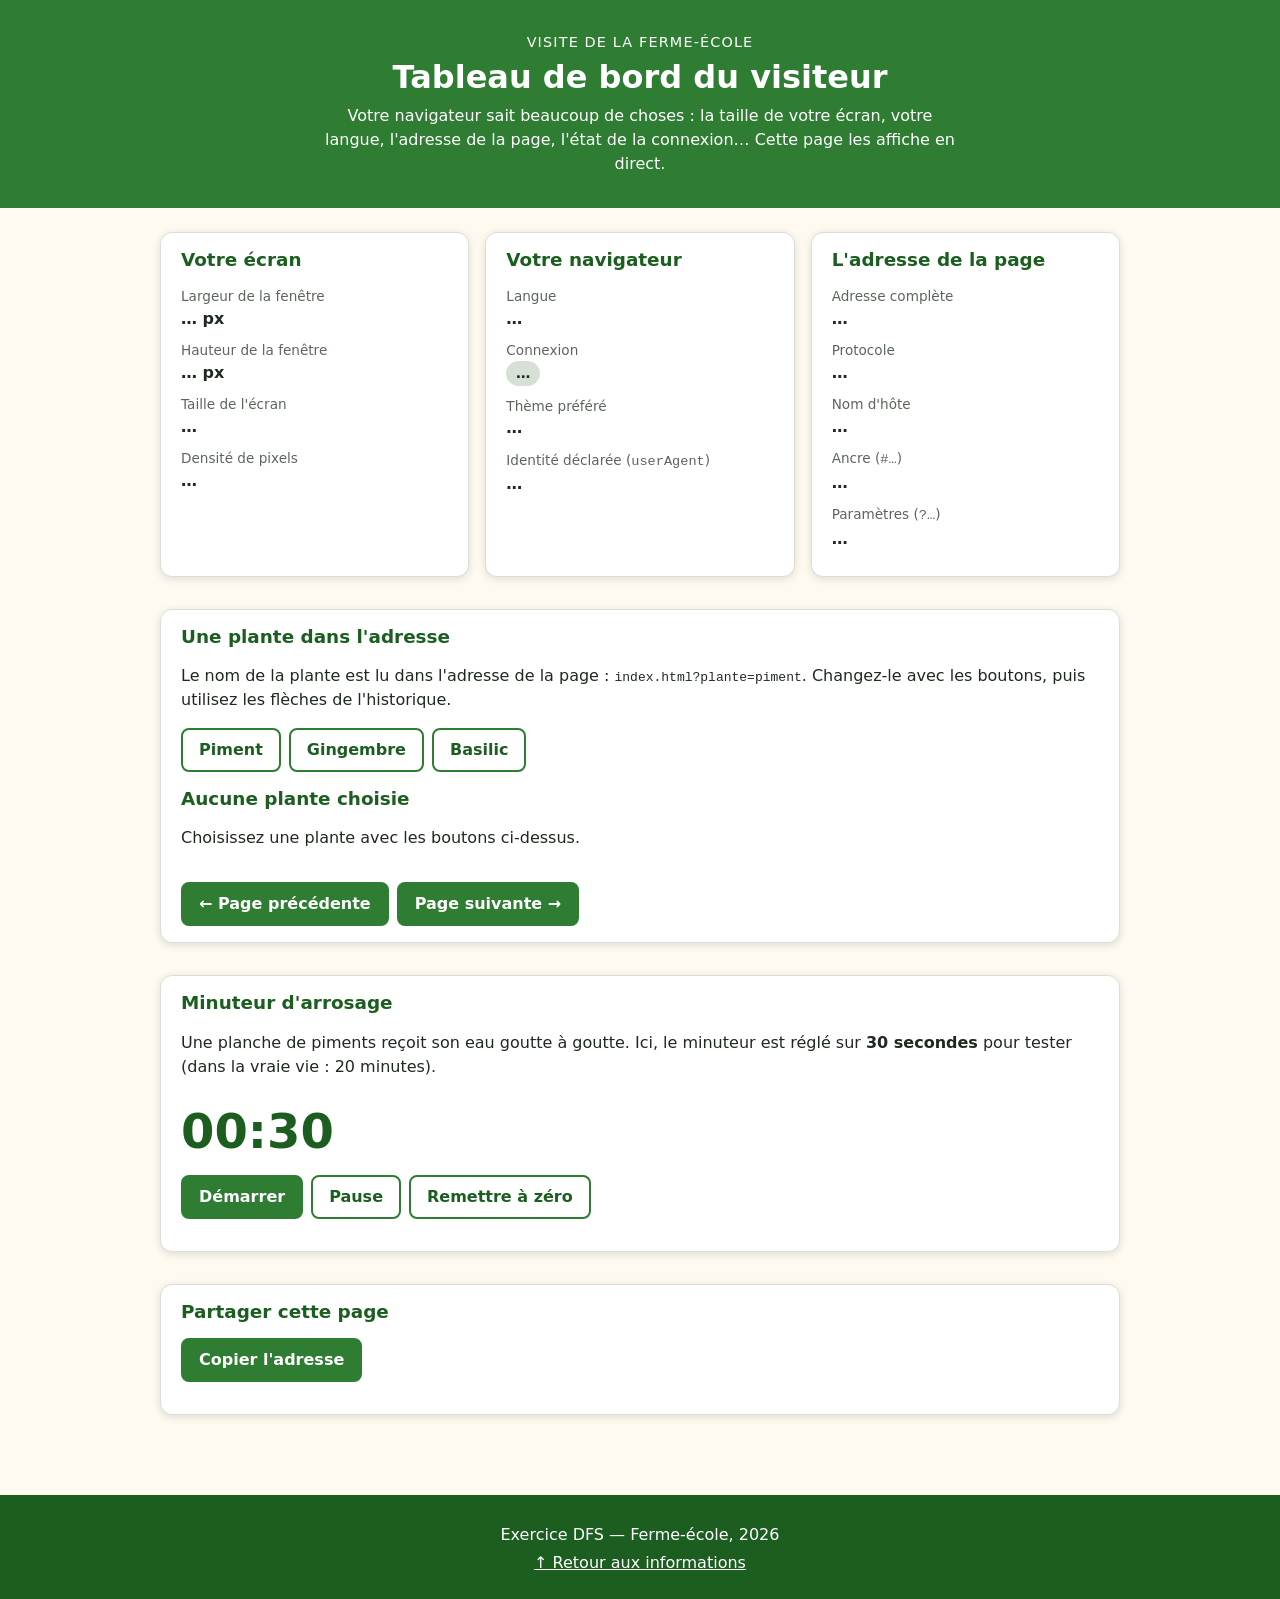
<file: niveau-3-arbre/09-bom-navigateur/index.html>
<!DOCTYPE html>
<html lang="fr">
<head>
  <meta charset="UTF-8">
  <meta name="viewport" content="width=device-width, initial-scale=1.0">
  <title>Tableau de bord du visiteur — Ferme-école</title>
  <link rel="stylesheet" href="css/style.css">
  <script src="js/script.js" defer></script>
</head>
<body>

  <header class="entete">
    <p class="surtitre">Visite de la ferme-école</p>
    <h1>Tableau de bord du visiteur</h1>
    <p class="intro">
      Votre navigateur sait beaucoup de choses : la taille de votre écran, votre langue,
      l'adresse de la page, l'état de la connexion… Cette page les affiche en direct.
    </p>
  </header>

  <main>

    <!-- ===== LES TROIS CARTES D'INFORMATIONS : chaque <dd> a un id que le script remplit ===== -->
    <section class="grille" aria-label="Informations sur votre visite">

      <article class="carte" id="carte-ecran">
        <h2>Votre écran</h2>
        <dl>
          <dt>Largeur de la fenêtre</dt>
          <dd><span id="fenetre-largeur">…</span> px</dd>
          <dt>Hauteur de la fenêtre</dt>
          <dd><span id="fenetre-hauteur">…</span> px</dd>
          <dt>Taille de l'écran</dt>
          <dd id="ecran-taille">…</dd>
          <dt>Densité de pixels</dt>
          <dd id="ecran-densite">…</dd>
        </dl>
      </article>

      <article class="carte" id="carte-navigateur">
        <h2>Votre navigateur</h2>
        <dl>
          <dt>Langue</dt>
          <dd id="langue">…</dd>
          <dt>Connexion</dt>
          <dd><span id="etat-connexion" class="badge">…</span></dd>
          <dt>Thème préféré</dt>
          <dd id="theme-prefere">…</dd>
          <dt>Identité déclarée (<code>userAgent</code>)</dt>
          <dd id="agent">…</dd>
        </dl>
      </article>

      <article class="carte" id="carte-adresse">
        <h2>L'adresse de la page</h2>
        <dl>
          <dt>Adresse complète</dt>
          <dd id="adresse-complete">…</dd>
          <dt>Protocole</dt>
          <dd id="adresse-protocole">…</dd>
          <dt>Nom d'hôte</dt>
          <dd id="adresse-hote">…</dd>
          <dt>Ancre (<code>#…</code>)</dt>
          <dd id="adresse-hash">…</dd>
          <dt>Paramètres (<code>?…</code>)</dt>
          <dd id="adresse-recherche">…</dd>
        </dl>
        <p id="alerte-protocole" class="alerte cache" role="status">
          Vous ouvrez la page avec <strong>file://</strong> : certaines fonctions du navigateur
          sont limitées. Utilisez Live Server (<strong>http://</strong>).
        </p>
      </article>

    </section>

    <!-- ===== LA PLANTE CHOISIE : lue dans l'adresse (?plante=piment) ===== -->
    <section class="carte" id="fiche-plante" aria-labelledby="titre-fiche">
      <h2 id="titre-fiche">Une plante dans l'adresse</h2>
      <p>
        Le nom de la plante est lu dans l'adresse de la page :
        <code>index.html?plante=piment</code>. Changez-le avec les boutons, puis utilisez
        les flèches de l'historique.
      </p>

      <div class="rangee" role="group" aria-label="Choisir une plante">
        <button type="button" class="bouton bouton-clair" data-plante="piment">Piment</button>
        <button type="button" class="bouton bouton-clair" data-plante="gingembre">Gingembre</button>
        <button type="button" class="bouton bouton-clair" data-plante="basilic">Basilic</button>
      </div>

      <div class="plante" aria-live="polite">
        <img id="plante-image" class="cache" src="images/piment.svg" alt="" width="400" height="300">
        <div>
          <h3 id="plante-titre">Aucune plante choisie</h3>
          <p id="plante-texte">Choisissez une plante avec les boutons ci-dessus.</p>
        </div>
      </div>

      <div class="rangee">
        <button type="button" class="bouton" id="bouton-precedent">← Page précédente</button>
        <button type="button" class="bouton" id="bouton-suivant">Page suivante →</button>
      </div>
    </section>

    <!-- ===== LE MINUTEUR D'ARROSAGE ===== -->
    <section class="carte minuteur" id="minuteur" aria-labelledby="titre-minuteur">
      <h2 id="titre-minuteur">Minuteur d'arrosage</h2>
      <p>
        Une planche de piments reçoit son eau goutte à goutte. Ici, le minuteur est réglé
        sur <strong>30 secondes</strong> pour tester (dans la vraie vie : 20 minutes).
      </p>
      <p class="chrono" id="minuteur-affichage" role="timer">00:30</p>
      <div class="rangee">
        <button type="button" class="bouton" id="minuteur-demarrer">Démarrer</button>
        <button type="button" class="bouton bouton-clair" id="minuteur-pause">Pause</button>
        <button type="button" class="bouton bouton-clair" id="minuteur-reinitialiser">Remettre à zéro</button>
      </div>
      <p id="minuteur-message" aria-live="polite"></p>
    </section>

    <!-- ===== PARTAGER LA PAGE ===== -->
    <section class="carte" id="partage" aria-labelledby="titre-partage">
      <h2 id="titre-partage">Partager cette page</h2>
      <button type="button" class="bouton" id="bouton-copier">Copier l'adresse</button>
      <p id="copie-message" aria-live="polite"></p>
    </section>

  </main>

  <footer class="pied">
    <p>Exercice DFS — Ferme-école, 2026</p>
    <p><a href="#carte-ecran">↑ Retour aux informations</a></p>
  </footer>

</body>
</html>
</file>
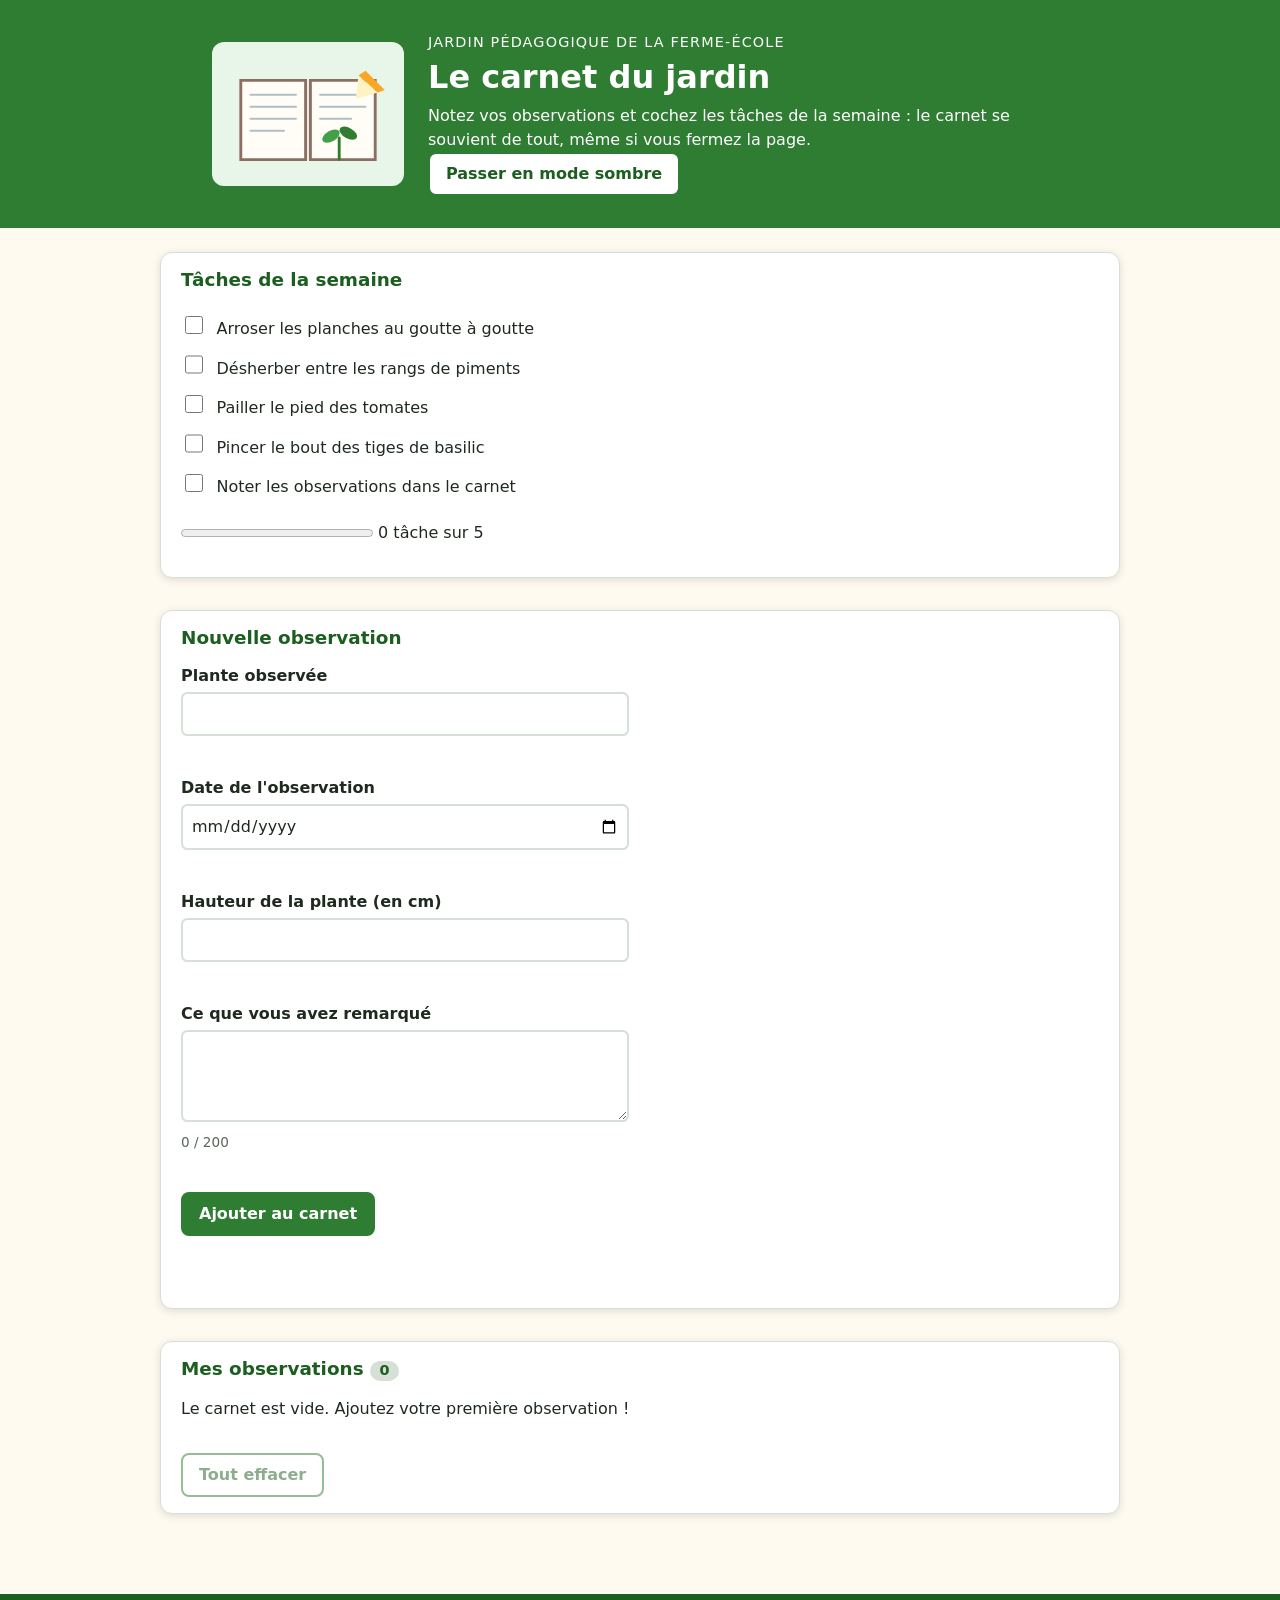
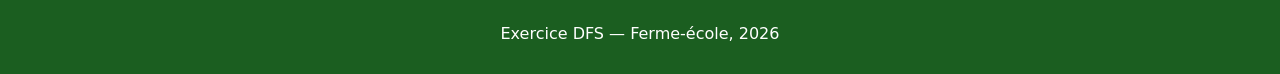
<file: niveau-3-arbre/10-carnet-stockage/index.html>
<!DOCTYPE html>
<html lang="fr">
<head>
  <meta charset="UTF-8">
  <meta name="viewport" content="width=device-width, initial-scale=1.0">
  <title>Le carnet du jardin — Ferme-école</title>
  <link rel="stylesheet" href="css/style.css">
  <script src="js/script.js" defer></script>
</head>
<body>

  <header class="entete">
    <img class="logo" src="images/carnet.svg" alt="Carnet ouvert avec un crayon et une jeune pousse" width="400" height="300">
    <div>
      <p class="surtitre">Jardin pédagogique de la ferme-école</p>
      <h1>Le carnet du jardin</h1>
      <p class="intro">
        Notez vos observations et cochez les tâches de la semaine :
        le carnet se souvient de tout, même si vous fermez la page.
      </p>
      <button type="button" class="bouton bouton-clair" id="bouton-theme" aria-pressed="false">
        Passer en mode sombre
      </button>
    </div>
  </header>

  <main>

    <!-- ===== LES TÂCHES DE LA SEMAINE : une case à cocher par tâche (data-tache = identifiant) ===== -->
    <section class="carte" aria-labelledby="titre-taches">
      <h2 id="titre-taches">Tâches de la semaine</h2>
      <ul class="taches" id="liste-taches">
        <li><label><input type="checkbox" data-tache="arroser"> Arroser les planches au goutte à goutte</label></li>
        <li><label><input type="checkbox" data-tache="desherber"> Désherber entre les rangs de piments</label></li>
        <li><label><input type="checkbox" data-tache="pailler"> Pailler le pied des tomates</label></li>
        <li><label><input type="checkbox" data-tache="pincer"> Pincer le bout des tiges de basilic</label></li>
        <li><label><input type="checkbox" data-tache="noter"> Noter les observations dans le carnet</label></li>
      </ul>
      <p>
        <progress id="progression" max="5" value="0" aria-labelledby="progression-texte"></progress>
        <span id="progression-texte" aria-live="polite">0 tâche sur 5</span>
      </p>
    </section>

    <!-- ===== LE FORMULAIRE : novalidate = c'est le script qui affiche les messages d'erreur ===== -->
    <section class="carte" aria-labelledby="titre-formulaire">
      <h2 id="titre-formulaire">Nouvelle observation</h2>

      <form id="formulaire-observation" novalidate>

        <div class="champ">
          <label for="champ-plante">Plante observée</label>
          <input type="text" id="champ-plante" name="plante" list="plantes" required minlength="3" maxlength="40" autocomplete="off" aria-describedby="erreur-plante">
          <datalist id="plantes">
            <option value="Piment"></option>
            <option value="Gingembre"></option>
            <option value="Basilic"></option>
            <option value="Tomate"></option>
            <option value="Citronnelle"></option>
          </datalist>
          <p class="erreur" id="erreur-plante"></p>
        </div>

        <div class="champ">
          <label for="champ-date">Date de l'observation</label>
          <input type="date" id="champ-date" name="date" required aria-describedby="erreur-date">
          <p class="erreur" id="erreur-date"></p>
        </div>

        <div class="champ">
          <label for="champ-hauteur">Hauteur de la plante (en cm)</label>
          <input type="number" id="champ-hauteur" name="hauteur" required min="0" max="300" step="0.5" inputmode="decimal" aria-describedby="erreur-hauteur">
          <p class="erreur" id="erreur-hauteur"></p>
        </div>

        <div class="champ">
          <label for="champ-note">Ce que vous avez remarqué</label>
          <textarea id="champ-note" name="note" rows="3" required minlength="10" maxlength="200" aria-describedby="erreur-note compteur-note"></textarea>
          <p class="compteur" id="compteur-note">0 / 200</p>
          <p class="erreur" id="erreur-note"></p>
        </div>

        <button type="submit" class="bouton">Ajouter au carnet</button>
        <p id="message-formulaire" class="succes" role="status"></p>
      </form>
    </section>

    <!-- ===== LES OBSERVATIONS ENREGISTRÉES ===== -->
    <section class="carte" aria-labelledby="titre-observations">
      <h2 id="titre-observations">Mes observations <span class="badge" id="compteur-observations">0</span></h2>
      <p id="message-vide">Le carnet est vide. Ajoutez votre première observation !</p>
      <ul class="observations" id="liste-observations"></ul>
      <button type="button" class="bouton bouton-clair" id="bouton-tout-effacer" disabled>Tout effacer</button>
    </section>

  </main>

  <footer class="pied">
    <p>Exercice DFS — Ferme-école, 2026</p>
  </footer>

</body>
</html>
</file>
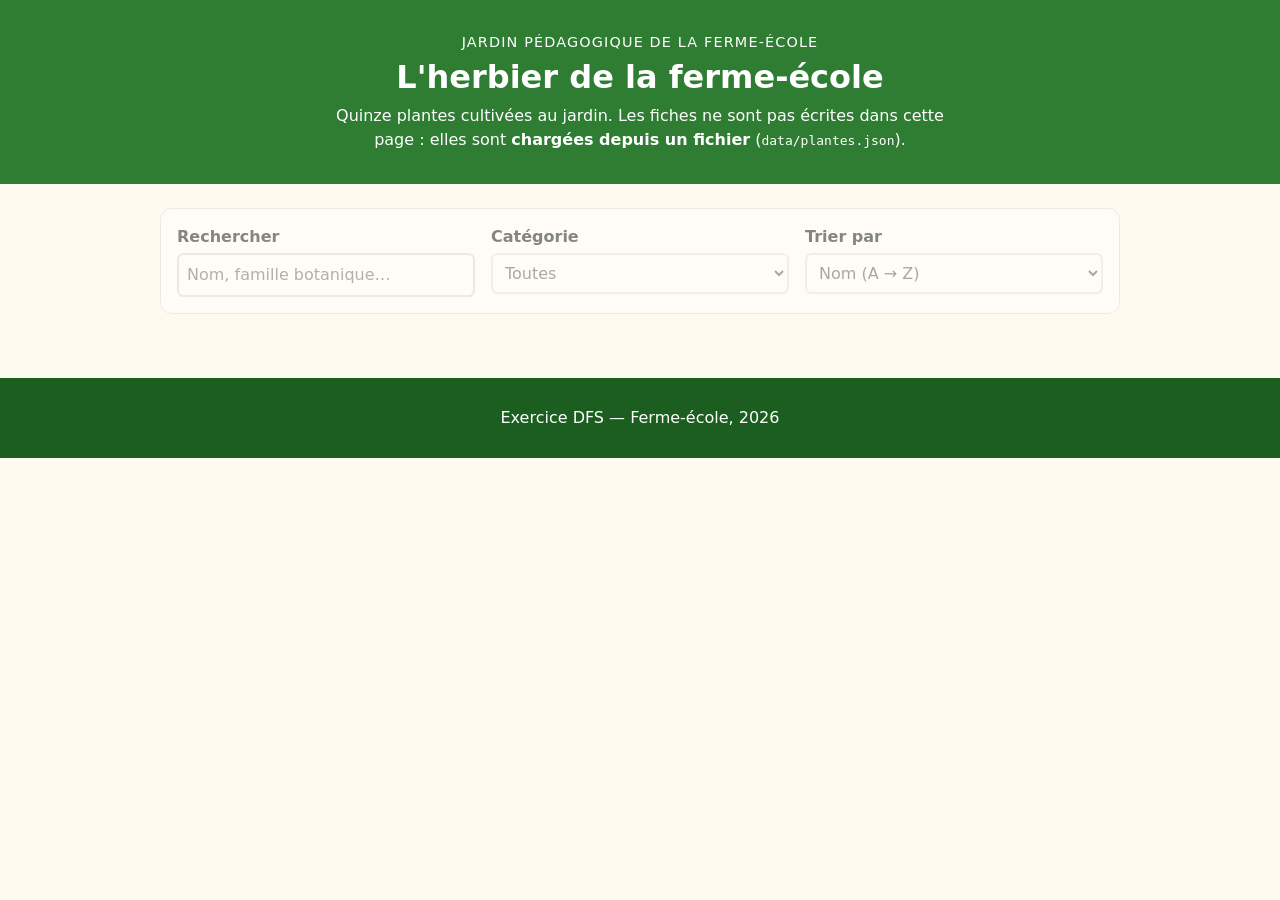
<file: niveau-3-arbre/11-donnees-fetch/index.html>
<!DOCTYPE html>
<html lang="fr">
<head>
  <meta charset="UTF-8">
  <meta name="viewport" content="width=device-width, initial-scale=1.0">
  <title>L'herbier de la ferme-école</title>
  <link rel="stylesheet" href="css/style.css">
  <script src="js/script.js" defer></script>
</head>
<body>

  <header class="entete">
    <p class="surtitre">Jardin pédagogique de la ferme-école</p>
    <h1>L'herbier de la ferme-école</h1>
    <p class="intro">
      Quinze plantes cultivées au jardin. Les fiches ne sont pas écrites dans cette page :
      elles sont <strong>chargées depuis un fichier</strong> (<code>data/plantes.json</code>).
    </p>
  </header>

  <main>

    <!-- ===== MESSAGE affiché par le script si la page est ouverte avec file:// ===== -->
    <p id="alerte-fichier" class="alerte cache" role="alert">
      Cette page est ouverte avec <strong>file://</strong> : le navigateur va refuser de lire le
      fichier de données. Ouvrez-la avec <strong>Live Server</strong>
      (clic droit sur <code>index.html</code> → <em>Open with Live Server</em>).
    </p>

    <!-- ===== LES OUTILS : désactivés tant que les données ne sont pas chargées ===== -->
    <form class="barre-outils" role="search" aria-label="Rechercher une plante" id="formulaire-recherche">
      <fieldset id="outils" disabled>
        <legend class="cache-visuel">Outils de recherche</legend>

        <div class="champ">
          <label for="champ-recherche">Rechercher</label>
          <input type="search" id="champ-recherche" placeholder="Nom, famille botanique…" autocomplete="off">
        </div>

        <div class="champ">
          <label for="filtre-categorie">Catégorie</label>
          <select id="filtre-categorie">
            <option value="toutes">Toutes</option>
            <option value="fruit">Légumes-fruits</option>
            <option value="feuille">Légumes-feuilles</option>
            <option value="racine">Racines, bulbes et rhizomes</option>
            <option value="graine">Légumineuses et céréales</option>
            <option value="aromatique">Plantes aromatiques</option>
          </select>
        </div>

        <div class="champ">
          <label for="choix-tri">Trier par</label>
          <select id="choix-tri">
            <option value="nom">Nom (A → Z)</option>
            <option value="cycle-croissant">Cycle le plus court d'abord</option>
            <option value="cycle-decroissant">Cycle le plus long d'abord</option>
          </select>
        </div>
      </fieldset>
    </form>

    <!-- ===== ÉTAT DU CHARGEMENT : chargement, erreur ou aucun résultat ===== -->
    <p id="statut" class="statut cache" aria-live="polite"></p>
    <p><button type="button" class="bouton cache" id="bouton-reessayer">Réessayer</button></p>

    <p id="compteur" class="compteur" aria-live="polite"></p>

    <!-- ===== LES FICHES : créées par le script à partir du <template> ci-dessous ===== -->
    <ul id="liste-plantes" class="grille-plantes"></ul>

    <!-- Le contenu d'un <template> n'est jamais affiché : c'est un modèle à copier -->
    <template id="modele-fiche">
      <li class="fiche">
        <img class="fiche-image" src="images/fruit.svg" alt="" width="400" height="200">
        <div class="fiche-corps">
          <h2 class="fiche-nom"></h2>
          <p class="fiche-latin"></p>
          <p><span class="badge fiche-categorie"></span></p>
          <ul class="fiche-details">
            <li class="fiche-cycle"></li>
            <li class="fiche-eau"></li>
            <li class="fiche-soleil"></li>
            <li class="fiche-semis"></li>
          </ul>
          <p class="fiche-conseil"></p>
        </div>
      </li>
    </template>

  </main>

  <footer class="pied">
    <p>Exercice DFS — Ferme-école, 2026</p>
  </footer>

</body>
</html>
</file>
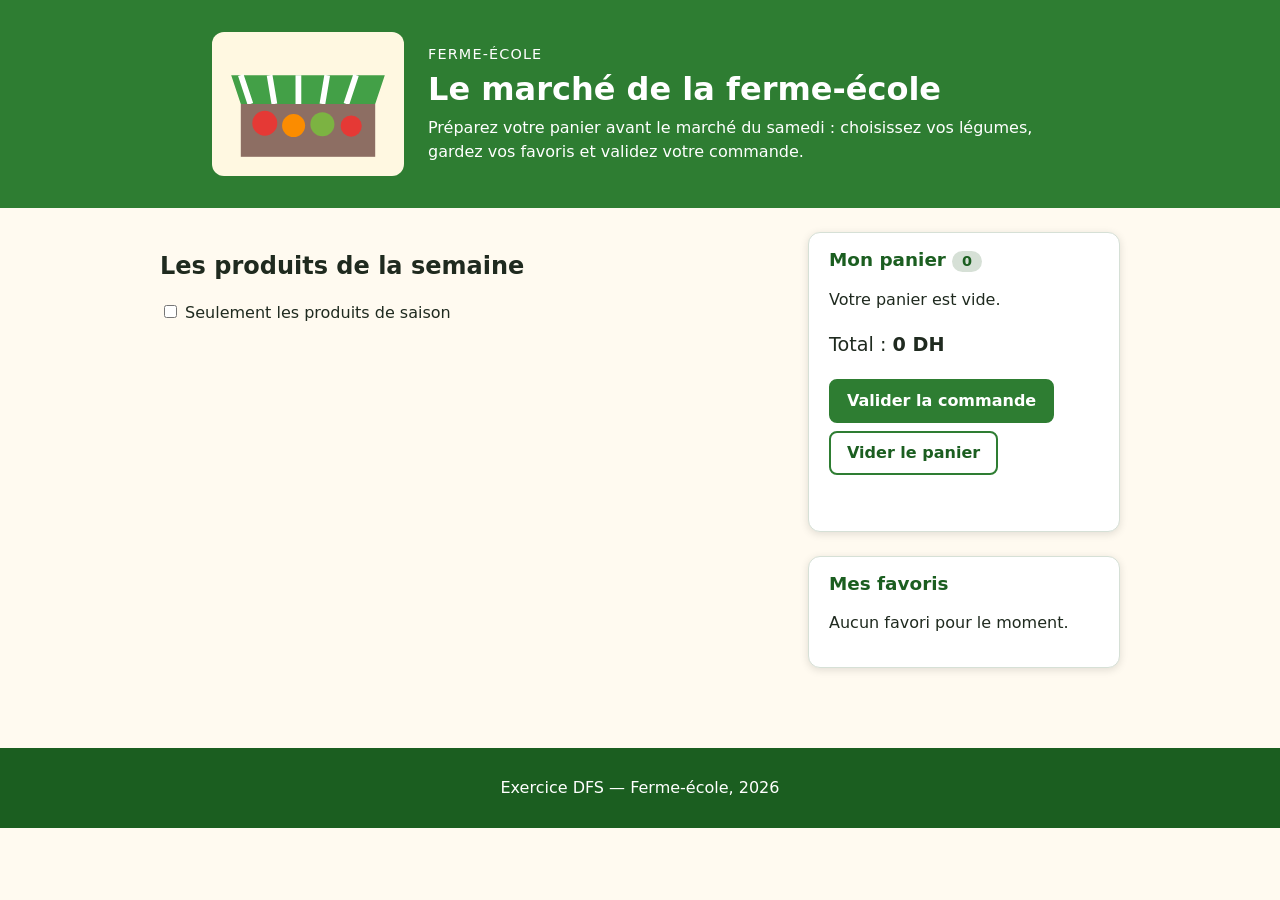
<file: niveau-3-arbre/12-debogage-js/index.html>
<!DOCTYPE html>
<html lang="fr">
<head>
  <meta charset="UTF-8">
  <meta name="viewport" content="width=device-width, initial-scale=1.0">
  <title>Le marché de la ferme-école — Commande</title>
  <link rel="stylesheet" href="css/style.css">
  <script src="js/script.js"></script>
</head>
<body>

  <header class="entete">
    <img class="logo" src="images/marche.svg" alt="Étal de marché avec un auvent vert et des légumes" width="400" height="300">
    <div>
      <p class="surtitre">Ferme-école</p>
      <h1>Le marché de la ferme-école</h1>
      <p class="intro">
        Préparez votre panier avant le marché du samedi : choisissez vos légumes,
        gardez vos favoris et validez votre commande.
      </p>
    </div>
  </header>

  <main class="mise-en-page">

    <!-- ===== LES PRODUITS : la liste est construite par le script ===== -->
    <section aria-labelledby="titre-produits">
      <h2 id="titre-produits">Les produits de la semaine</h2>
      <label class="interrupteur">
        <input type="checkbox" id="filtre-saison">
        Seulement les produits de saison
      </label>
      <ul class="produits" id="liste-produits"></ul>
    </section>

    <!-- ===== LE PANIER ===== -->
    <aside class="carte" aria-labelledby="titre-panier">
      <h2 id="titre-panier">Mon panier <span class="badge" id="nombre-articles">0</span></h2>
      <p id="panier-vide">Votre panier est vide.</p>
      <ul class="panier" id="liste-panier"></ul>
      <p class="total">Total : <strong id="total">0 DH</strong></p>
      <div class="rangee">
        <button type="button" class="bouton" id="bouton-valider">Valider la commande</button>
        <button type="button" class="bouton bouton-clair" id="bouton-vider">Vider le panier</button>
      </div>
      <p class="message" id="message-commande" role="status" aria-live="polite"></p>
    </aside>

    <!-- ===== LES FAVORIS ===== -->
    <section class="carte favoris" aria-labelledby="titre-favoris">
      <h2 id="titre-favoris">Mes favoris</h2>
      <p id="favoris-vide">Aucun favori pour le moment.</p>
      <ul class="liste-favoris" id="liste-favoris"></ul>
    </section>

  </main>

  <footer class="pied">
    <p>Exercice DFS — Ferme-école, 2026</p>
  </footer>

</body>
</html>
</file>
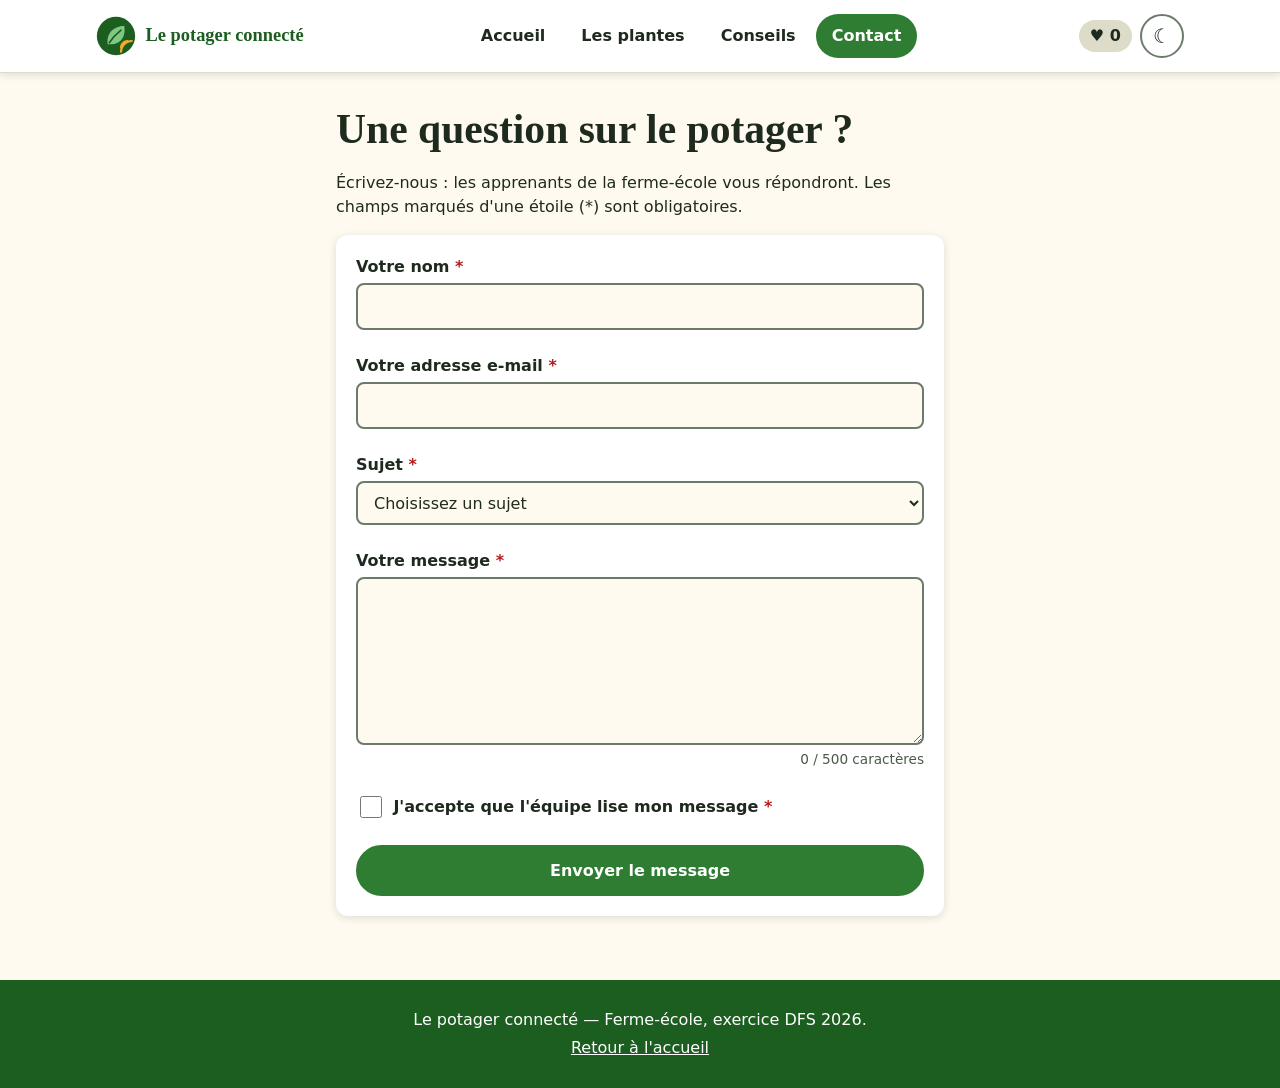
<file: niveau-4-recolte/13-defi-potager-connecte/pages/contact.html>
<!DOCTYPE html>
<html lang="fr">
<head>
  <meta charset="UTF-8">
  <meta name="viewport" content="width=device-width, initial-scale=1.0">
  <title>Contact — Le potager connecté</title>
  <link rel="icon" href="../images/logo.svg" type="image/svg+xml">
  <link rel="stylesheet" href="../css/style.css">
  <script src="../js/script.js" defer></script>
</head>
<body>

  <a class="lien-evitement" href="#contenu">Aller au contenu</a>

  <header class="entete" id="haut">
    <div class="entete-contenu">
      <a class="marque" href="../index.html">
        <img src="../images/logo.svg" alt="" width="40" height="40">
        <span>Le potager connecté</span>
      </a>

      <nav class="menu" id="menu" aria-label="Navigation principale">
        <ul>
          <li><a href="../index.html#accueil">Accueil</a></li>
          <li><a href="../index.html#plantes">Les plantes</a></li>
          <li><a href="../index.html#conseils">Conseils</a></li>
          <li><a href="contact.html" aria-current="page">Contact</a></li>
        </ul>
      </nav>

      <div class="outils-entete">
        <span class="pastille-favoris"><span aria-hidden="true">♥</span> <span id="nb-favoris">0</span><span class="sr-only"> plante(s) en favori</span></span>
        <button class="bouton-icone" id="bouton-theme" type="button" aria-pressed="false">
          <span id="icone-theme" aria-hidden="true">☾</span>
          <span class="sr-only">Mode sombre</span>
        </button>
        <button class="bouton-icone burger" id="burger" type="button" aria-expanded="false" aria-controls="menu">
          <span class="burger-traits" aria-hidden="true"></span>
          <span class="sr-only">Menu</span>
        </button>
      </div>
    </div>
  </header>

  <main id="contenu" class="page-contact">
    <h1>Une question sur le potager ?</h1>
    <p class="intro">Écrivez-nous : les apprenants de la ferme-école vous répondront. Les champs marqués d'une étoile (*) sont obligatoires.</p>

    <!-- US9 : résumé des erreurs (caché tant que tout va bien) -->
    <div class="resume-erreurs cache" id="resume-erreurs" role="alert" tabindex="-1">
      <h2 id="resume-titre"></h2>
      <ul id="resume-liste"></ul>
    </div>

    <!-- US9 : « novalidate » désactive les bulles du navigateur, le script affiche ses propres messages -->
    <form class="formulaire" id="formulaire-contact" novalidate>

      <div class="champ">
        <label for="nom">Votre nom <span class="obligatoire" aria-hidden="true">*</span></label>
        <input type="text" id="nom" name="nom" required minlength="2" autocomplete="name" aria-describedby="erreur-nom">
        <p class="erreur" id="erreur-nom"></p>
      </div>

      <div class="champ">
        <label for="email">Votre adresse e-mail <span class="obligatoire" aria-hidden="true">*</span></label>
        <input type="email" id="email" name="email" required autocomplete="email" aria-describedby="erreur-email">
        <p class="erreur" id="erreur-email"></p>
      </div>

      <div class="champ">
        <label for="sujet">Sujet <span class="obligatoire" aria-hidden="true">*</span></label>
        <select id="sujet" name="sujet" required aria-describedby="erreur-sujet">
          <option value="">Choisissez un sujet</option>
          <option value="visite">Visiter le potager</option>
          <option value="conseil">Un conseil de culture</option>
          <option value="semences">Échanger des semences</option>
        </select>
        <p class="erreur" id="erreur-sujet"></p>
      </div>

      <div class="champ">
        <label for="message">Votre message <span class="obligatoire" aria-hidden="true">*</span></label>
        <textarea id="message" name="message" rows="6" required minlength="20" maxlength="500" aria-describedby="compteur-message erreur-message"></textarea>
        <p class="compteur-message" id="compteur-message">0 / 500 caractères</p>
        <p class="erreur" id="erreur-message"></p>
      </div>

      <div class="champ champ-case">
        <input type="checkbox" id="accord" name="accord" required aria-describedby="erreur-accord">
        <label for="accord">J'accepte que l'équipe lise mon message <span class="obligatoire" aria-hidden="true">*</span></label>
        <p class="erreur" id="erreur-accord"></p>
      </div>

      <button class="bouton" type="submit">Envoyer le message</button>
    </form>

    <!-- US9 : confirmation (démonstration : rien n'est envoyé à un serveur) -->
    <p class="confirmation cache" id="confirmation" role="status" tabindex="-1"></p>
  </main>

  <footer class="pied">
    <p>Le potager connecté — Ferme-école, exercice DFS 2026.</p>
    <p><a href="../index.html">Retour à l'accueil</a></p>
  </footer>

</body>
</html>
</file>
<file: niveau-1-graine/01-premier-script/css/style.css>
/* =========================================================
   Tableau d'affichage de la ferme-école — feuille de style
   Elle est fournie COMPLÈTE : le sujet de l'exercice est le
   JavaScript. Vous n'avez pas besoin de la modifier.
   Les classes utiles au script sont signalées « (JS) ».
   ========================================================= */

/* ===== VARIABLES ===== */
:root {
  --vert: #2e7d32;
  --vert-fonce: #1b5e20;
  --vert-clair: #e8f5e9;
  --soleil: #f9a825;
  --soleil-clair: #fff3c4;
  --creme: #fffaf0;
  --texte: #1f2a1f;
  --ombre: 0 2px 8px rgba(0, 0, 0, 0.12);
}

*,
*::before,
*::after {
  box-sizing: border-box;
}

body {
  margin: 0;
  font-family: system-ui, -apple-system, "Segoe UI", Roboto, Ubuntu, sans-serif;
  line-height: 1.5;
  color: var(--texte);
  background-color: var(--creme);
}

img {
  display: block;
  max-width: 100%;
  height: auto;
}

a {
  color: var(--vert-fonce);
}

:focus-visible {
  outline: 3px solid var(--vert-fonce);
  outline-offset: 2px;
}

/* (JS) Un élément qui porte cette classe est masqué */
.cache {
  display: none;
}

/* ===== EN-TÊTE ET PIED DE PAGE ===== */
.entete {
  padding: 1.5rem 1rem;
  text-align: center;
  color: #fff;
  background-color: var(--vert);
}

.entete h1 {
  margin: 0.25rem 0 0.5rem;
  font-size: 2rem;
  line-height: 1.2;
}

.surtitre {
  margin: 0;
  font-size: 0.85rem;
  letter-spacing: 0.08em;
  text-transform: uppercase;
  color: var(--soleil-clair);
}

main {
  max-width: 52rem;
  margin: 0 auto;
  padding: 1.5rem 1rem;
}

.pied {
  padding: 1.5rem 1rem;
  font-size: 0.9rem;
  text-align: center;
  background-color: var(--vert-clair);
}

.pied p {
  margin: 0.25rem 0;
}

/* ===== BOUTONS ===== */
.bouton {
  padding: 0.6rem 1.1rem;
  font: inherit;
  font-weight: 600;
  color: var(--texte);
  background-color: var(--soleil);
  border: 0;
  border-radius: 0.5rem;
  cursor: pointer;
}

.bouton:hover {
  background-color: #ffca28;
}

/* ===== PANNEAUX ===== */
.intro {
  max-width: 36rem;
  margin: 0 auto;
}

.panneau {
  margin-bottom: 1.5rem;
  padding: 1.25rem;
  background-color: #fff;
  border-radius: 0.75rem;
  box-shadow: var(--ombre);
}

.panneau h2 {
  margin: 0 0 0.75rem;
  font-size: 1.25rem;
  color: var(--vert-fonce);
}

.recolte {
  display: grid;
  grid-template-columns: 1fr;
  gap: 1rem;
  align-items: center;
}

@media (min-width: 40rem) {
  .recolte {
    grid-template-columns: 14rem 1fr;
  }
}

.culture {
  margin: 0;
  font-weight: 600;
}

.compteur {
  margin: 0.25rem 0;
  font-size: 1.25rem;
}

.compteur strong {
  font-size: 3rem;
  line-height: 1;
  color: var(--vert);
}

/* (JS) Message sous le compteur */
.message {
  margin: 0.5rem 0 0;
  padding: 0.5rem 0.75rem;
  background-color: var(--soleil-clair);
  border-radius: 0.5rem;
}

.corvees {
  margin: 0;
  padding-left: 1.25rem;
}

.date-du-jour {
  margin: 0;
  font-size: 1.1rem;
  text-transform: capitalize;
}
</file>
<file: niveau-1-graine/02-selectionner-modifier/css/style.css>
/* =========================================================
   Fiche plante — la tomate — feuille de style
   Elle est fournie COMPLÈTE : le sujet de l'exercice est le
   JavaScript. Vous n'avez pas besoin de la modifier.
   Les classes utiles au script sont signalées « (JS) ».
   ========================================================= */

/* ===== VARIABLES ===== */
:root {
  --vert: #2e7d32;
  --vert-fonce: #1b5e20;
  --vert-clair: #e8f5e9;
  --soleil: #f9a825;
  --soleil-clair: #fff3c4;
  --creme: #fffaf0;
  --texte: #1f2a1f;
  --ombre: 0 2px 8px rgba(0, 0, 0, 0.12);
}

*,
*::before,
*::after {
  box-sizing: border-box;
}

body {
  margin: 0;
  font-family: system-ui, -apple-system, "Segoe UI", Roboto, Ubuntu, sans-serif;
  line-height: 1.5;
  color: var(--texte);
  background-color: var(--creme);
}

img {
  display: block;
  max-width: 100%;
  height: auto;
}

a {
  color: var(--vert-fonce);
}

:focus-visible {
  outline: 3px solid var(--vert-fonce);
  outline-offset: 2px;
}

/* (JS) Un élément qui porte cette classe est masqué */
.cache {
  display: none;
}

/* ===== EN-TÊTE ET PIED DE PAGE ===== */
.entete {
  padding: 1.5rem 1rem;
  text-align: center;
  color: #fff;
  background-color: var(--vert);
}

.entete h1 {
  margin: 0.25rem 0 0.5rem;
  font-size: 2rem;
  line-height: 1.2;
}

.surtitre {
  margin: 0;
  font-size: 0.85rem;
  letter-spacing: 0.08em;
  text-transform: uppercase;
  color: var(--soleil-clair);
}

main {
  max-width: 52rem;
  margin: 0 auto;
  padding: 1.5rem 1rem;
}

.pied {
  padding: 1.5rem 1rem;
  font-size: 0.9rem;
  text-align: center;
  background-color: var(--vert-clair);
}

.pied p {
  margin: 0.25rem 0;
}

/* ===== BOUTONS ===== */
.bouton {
  padding: 0.6rem 1.1rem;
  font: inherit;
  font-weight: 600;
  color: var(--texte);
  background-color: var(--soleil);
  border: 0;
  border-radius: 0.5rem;
  cursor: pointer;
}

.bouton:hover {
  background-color: #ffca28;
}

/* ===== FICHE ===== */
.sous-titre {
  margin: 0 0 0.75rem;
  font-style: italic;
}

.fiche {
  padding: 1.25rem;
  background-color: #fff;
  border-radius: 0.75rem;
  box-shadow: var(--ombre);
}

.fiche img {
  width: 100%;
  max-width: 26rem;
  margin: 0 auto 1rem;
  border-radius: 0.5rem;
}

.fiche h2 {
  color: var(--vert-fonce);
}

.resume {
  margin-top: 0;
}

.caracteristiques {
  padding-left: 1.25rem;
}

.caracteristiques li {
  margin-bottom: 0.35rem;
}

.note {
  font-size: 0.9rem;
  color: #4a5a4a;
}

/* ===== CLASSES QUE LE SCRIPT PEUT AJOUTER OU RETIRER ===== */
/* (JS) Mise en avant d'un élément de liste ou d'un paragraphe */
.mise-en-avant {
  padding: 0.35rem 0.6rem;
  background-color: var(--soleil-clair);
  border-left: 5px solid var(--soleil);
  border-radius: 0.25rem;
}

/* (JS) Texte important */
.important {
  color: var(--vert-fonce);
  font-weight: 700;
}

/* (JS) Contour de l'image */
.contour {
  border: 4px solid var(--vert);
}

/* (JS) Encadré de conseil, masqué au départ avec .cache */
.alerte {
  margin: 1rem 0;
  padding: 0.75rem 1rem;
  background-color: var(--vert-clair);
  border-left: 5px solid var(--vert);
  border-radius: 0.25rem;
}

/* ===== PASTILLE D'ÉTAT : sa couleur dépend de l'attribut data-etat (JS) ===== */
.pastille {
  display: inline-block;
  padding: 0.25rem 0.9rem;
  font-size: 0.9rem;
  font-weight: 700;
  color: #fff;
  background-color: #546e7a;
  border-radius: 2rem;
}

.pastille[data-etat="en-croissance"] {
  background-color: #2e7d32;
}

.pastille[data-etat="bientot"] {
  color: var(--texte);
  background-color: var(--soleil);
}

.pastille[data-etat="pret"] {
  background-color: #b71c1c;
}
</file>
<file: niveau-1-graine/03-evenements/css/style.css>
/* =========================================================
   Fiche pratique — réussir son paillage — feuille de style
   Elle est fournie COMPLÈTE : le sujet de l'exercice est le
   JavaScript. Vous n'avez pas besoin de la modifier.
   Les classes utiles au script sont signalées « (JS) ».
   ========================================================= */

/* ===== VARIABLES ===== */
:root {
  --vert: #2e7d32;
  --vert-fonce: #1b5e20;
  --vert-clair: #e8f5e9;
  --soleil: #f9a825;
  --soleil-clair: #fff3c4;
  --creme: #fffaf0;
  --texte: #1f2a1f;
  --ombre: 0 2px 8px rgba(0, 0, 0, 0.12);
}

*,
*::before,
*::after {
  box-sizing: border-box;
}

body {
  margin: 0;
  font-family: system-ui, -apple-system, "Segoe UI", Roboto, Ubuntu, sans-serif;
  line-height: 1.5;
  color: var(--texte);
  background-color: var(--creme);
}

img {
  display: block;
  max-width: 100%;
  height: auto;
}

a {
  color: var(--vert-fonce);
}

:focus-visible {
  outline: 3px solid var(--vert-fonce);
  outline-offset: 2px;
}

/* (JS) Un élément qui porte cette classe est masqué */
.cache {
  display: none;
}

/* ===== EN-TÊTE ET PIED DE PAGE ===== */
.entete {
  padding: 1.5rem 1rem;
  text-align: center;
  color: #fff;
  background-color: var(--vert);
}

.entete h1 {
  margin: 0.25rem 0 0.5rem;
  font-size: 2rem;
  line-height: 1.2;
}

.surtitre {
  margin: 0;
  font-size: 0.85rem;
  letter-spacing: 0.08em;
  text-transform: uppercase;
  color: var(--soleil-clair);
}

main {
  max-width: 52rem;
  margin: 0 auto;
  padding: 1.5rem 1rem;
}

.pied {
  padding: 1.5rem 1rem;
  font-size: 0.9rem;
  text-align: center;
  background-color: var(--vert-clair);
}

.pied p {
  margin: 0.25rem 0;
}

/* ===== BOUTONS ===== */
.bouton {
  padding: 0.6rem 1.1rem;
  font: inherit;
  font-weight: 600;
  color: var(--texte);
  background-color: var(--soleil);
  border: 0;
  border-radius: 0.5rem;
  cursor: pointer;
}

.bouton:hover {
  background-color: #ffca28;
}

/* ===== BARRE D'OUTILS ===== */
.outils {
  display: flex;
  flex-wrap: wrap;
  gap: 0.5rem;
  align-items: center;
  margin-bottom: 1rem;
  padding: 0.75rem;
  background-color: var(--vert-clair);
  border-radius: 0.5rem;
}

.outils .espace {
  flex: 1;
}

.bouton[aria-pressed="true"] {
  color: #fff;
  background-color: var(--vert-fonce);
}

/* ===== TAILLE DU TEXTE : pilotée par l'attribut data-taille du <body> (JS) ===== */
body[data-taille="-1"] {
  font-size: 0.9rem;
}

body[data-taille="1"] {
  font-size: 1.15rem;
}

body[data-taille="2"] {
  font-size: 1.3rem;
}

/* ===== FICHE ===== */
.fiche {
  padding: 1.25rem;
  background-color: #fff;
  border-radius: 0.75rem;
  box-shadow: var(--ombre);
}

.fiche h2 {
  color: var(--vert-fonce);
}

.fiche img {
  width: 100%;
  max-width: 26rem;
  margin: 0 auto 1rem;
  border-radius: 0.5rem;
}

.etapes {
  padding-left: 1.25rem;
}

/* ===== CALCULATEUR ===== */
.calculateur {
  margin: 1.5rem 0;
  padding: 1rem;
  background-color: var(--soleil-clair);
  border-radius: 0.5rem;
}

.calculateur input {
  width: 8rem;
  padding: 0.4rem;
  font: inherit;
}

.resultat {
  margin-bottom: 0;
  font-weight: 600;
}

/* ===== MATÉRIAUX ===== */
.materiaux {
  display: flex;
  flex-wrap: wrap;
  gap: 0.5rem;
  padding: 0;
  list-style: none;
}

.materiau {
  padding: 0.4rem 0.9rem;
  font: inherit;
  background-color: var(--vert-clair);
  border: 2px solid var(--vert);
  border-radius: 2rem;
  cursor: pointer;
}

.materiau:hover,
.materiau:focus-visible {
  background-color: var(--vert);
  color: #fff;
}

.description-materiau {
  min-height: 3rem;
  padding: 0.5rem 0.75rem;
  border-left: 5px solid var(--vert);
  background-color: var(--vert-clair);
}

/* ===== FORMULAIRE ===== */
.question label {
  display: block;
  margin-bottom: 0.25rem;
  font-weight: 600;
}

.question input {
  padding: 0.4rem;
  margin-right: 0.5rem;
  font: inherit;
}

.confirmation {
  font-weight: 600;
  color: var(--vert-fonce);
}

.astuce {
  margin-top: 1.5rem;
}

/* ===== MODE LECTURE (JS) : page épurée, texte plus aéré ===== */
.mode-lecture {
  background-color: #fff;
}

.mode-lecture main {
  max-width: 38rem;
}

.mode-lecture .fiche {
  box-shadow: none;
  line-height: 1.9;
}

.mode-lecture img,
.mode-lecture .calculateur,
.mode-lecture .entete p {
  display: none;
}
</file>
<file: niveau-1-graine/04-creer-elements/css/style.css>
/* =========================================================
   Catalogue de semences — feuille de style
   Elle est fournie COMPLÈTE : le sujet de l'exercice est le
   JavaScript. Vous n'avez pas besoin de la modifier.
   Les classes utiles au script sont signalées « (JS) ».
   ========================================================= */

/* ===== VARIABLES ===== */
:root {
  --vert: #2e7d32;
  --vert-fonce: #1b5e20;
  --vert-clair: #e8f5e9;
  --soleil: #f9a825;
  --soleil-clair: #fff3c4;
  --creme: #fffaf0;
  --texte: #1f2a1f;
  --ombre: 0 2px 8px rgba(0, 0, 0, 0.12);
}

*,
*::before,
*::after {
  box-sizing: border-box;
}

body {
  margin: 0;
  font-family: system-ui, -apple-system, "Segoe UI", Roboto, Ubuntu, sans-serif;
  line-height: 1.5;
  color: var(--texte);
  background-color: var(--creme);
}

img {
  display: block;
  max-width: 100%;
  height: auto;
}

a {
  color: var(--vert-fonce);
}

:focus-visible {
  outline: 3px solid var(--vert-fonce);
  outline-offset: 2px;
}

/* (JS) Un élément qui porte cette classe est masqué */
.cache {
  display: none;
}

/* ===== EN-TÊTE ET PIED DE PAGE ===== */
.entete {
  padding: 1.5rem 1rem;
  text-align: center;
  color: #fff;
  background-color: var(--vert);
}

.entete h1 {
  margin: 0.25rem 0 0.5rem;
  font-size: 2rem;
  line-height: 1.2;
}

.surtitre {
  margin: 0;
  font-size: 0.85rem;
  letter-spacing: 0.08em;
  text-transform: uppercase;
  color: var(--soleil-clair);
}

main {
  max-width: 52rem;
  margin: 0 auto;
  padding: 1.5rem 1rem;
}

.pied {
  padding: 1.5rem 1rem;
  font-size: 0.9rem;
  text-align: center;
  background-color: var(--vert-clair);
}

.pied p {
  margin: 0.25rem 0;
}

/* ===== BOUTONS ===== */
.bouton {
  padding: 0.6rem 1.1rem;
  font: inherit;
  font-weight: 600;
  color: var(--texte);
  background-color: var(--soleil);
  border: 0;
  border-radius: 0.5rem;
  cursor: pointer;
}

.bouton:hover {
  background-color: #ffca28;
}

/* ===== FILTRES ===== */
.filtres {
  display: flex;
  flex-wrap: wrap;
  gap: 0.5rem;
  margin: 0 0 1rem;
}

.filtres button {
  padding: 0.4rem 1rem;
  font: inherit;
  background-color: #fff;
  border: 2px solid var(--vert);
  border-radius: 2rem;
  cursor: pointer;
}

.filtres button[aria-pressed="true"] {
  color: #fff;
  background-color: var(--vert);
}

.compteur {
  font-weight: 600;
}

/* ===== CATALOGUE ===== */
.catalogue {
  display: grid;
  grid-template-columns: repeat(auto-fill, minmax(13rem, 1fr));
  gap: 1rem;
  margin: 0;
  padding: 0;
  list-style: none;
}

/* (JS) Une carte du catalogue */
.carte {
  overflow: hidden;
  background-color: #fff;
  border-radius: 0.75rem;
  box-shadow: var(--ombre);
}

.carte__corps {
  padding: 0.75rem 1rem 1rem;
}

.carte__nom {
  margin: 0 0 0.25rem;
  font-size: 1.1rem;
  color: var(--vert-fonce);
}

.carte__saisons,
.carte__jours {
  margin: 0.15rem 0;
  font-size: 0.9rem;
}

.bouton-retirer {
  margin-top: 0.5rem;
  padding: 0.25rem 0.75rem;
  font: inherit;
  font-size: 0.85rem;
  color: #b71c1c;
  background-color: transparent;
  border: 1px solid #b71c1c;
  border-radius: 0.4rem;
  cursor: pointer;
}

.message-vide {
  padding: 1rem;
  text-align: center;
  background-color: var(--soleil-clair);
  border-radius: 0.5rem;
}

/* ===== FORMULAIRE D'AJOUT ===== */
.ajout {
  margin-top: 2rem;
  padding: 1rem 1.25rem;
  background-color: var(--vert-clair);
  border-radius: 0.75rem;
}

.ajout h2 {
  margin-top: 0;
  font-size: 1.2rem;
}

.ajout label {
  display: block;
  margin: 0.5rem 0 0.2rem;
  font-weight: 600;
}

.ajout input,
.ajout select {
  padding: 0.4rem;
  font: inherit;
}
</file>
<file: niveau-2-pousse/05-menu-defilement/css/style.css>
/* =========================================================
   Le guide de la saison des pluies — feuille de style
   Le CSS est FOURNI et complet : ne le modifiez pas.
   Classes que votre JavaScript va ajouter / retirer :
     .actif      lien du menu de la section visible
     .ouvert     menu déroulé (téléphone)
     .cache      élément invisible (bouton « retour en haut »)
   ========================================================= */

:root {
  --vert: #2e7d32;
  --vert-fonce: #1b5e20;
  --vert-clair: #e8f5e9;
  --soleil: #f9a825;
  --creme: #fffaf0;
  --texte: #1f2a1f;
  --hauteur-entete: 3.5rem;
}

*,
*::before,
*::after {
  box-sizing: border-box;
}

body {
  margin: 0;
  font-family: system-ui, -apple-system, "Segoe UI", Roboto, Ubuntu, sans-serif;
  line-height: 1.6;
  color: var(--texte);
  background-color: var(--creme);
}

img {
  max-width: 100%;
  height: auto;
  display: block;
  border-radius: 0.75rem;
}

/* ===== OUTIL : texte lisible seulement par les lecteurs d'écran ===== */
.sr-only {
  position: absolute;
  width: 1px;
  height: 1px;
  overflow: hidden;
  clip-path: inset(50%);
  white-space: nowrap;
}

/* ===== EN-TÊTE COLLANT ===== */
.entete {
  position: sticky;
  top: 0;
  z-index: 10;
  display: flex;
  flex-wrap: wrap;
  align-items: center;
  justify-content: space-between;
  min-height: var(--hauteur-entete);
  padding: 0 1rem;
  background-color: var(--vert-fonce);
  color: #fff;
}

.logo {
  color: #fff;
  font-weight: bold;
  text-decoration: none;
}

.burger {
  display: flex;
  flex-direction: column;
  gap: 5px;
  padding: 0.6rem;
  border: 2px solid #fff;
  border-radius: 0.4rem;
  background: none;
  cursor: pointer;
}

.burger-barre {
  width: 1.4rem;
  height: 3px;
  background-color: #fff;
}

.burger:focus-visible,
.retour-haut:focus-visible,
.menu a:focus-visible {
  outline: 3px solid var(--soleil);
  outline-offset: 2px;
}

/* Téléphone : le menu est caché tant que .ouvert n'est pas posée */
.menu {
  display: none;
  width: 100%;
}

.menu.ouvert {
  display: block;
}

.menu ul {
  margin: 0;
  padding: 0 0 0.75rem;
  list-style: none;
}

.menu a {
  display: block;
  padding: 0.6rem 0.75rem;
  border-left: 4px solid transparent;
  color: #fff;
  text-decoration: none;
}

.menu a:hover {
  background-color: var(--vert);
}

/* Lien de la section visible */
.menu a.actif {
  border-left-color: var(--soleil);
  background-color: var(--vert);
  font-weight: bold;
}

/* Ordinateur : menu horizontal, plus de burger */
@media (min-width: 700px) {
  .burger {
    display: none;
  }

  .menu {
    display: block;
    width: auto;
  }

  .menu ul {
    display: flex;
    gap: 0.25rem;
    padding: 0;
  }

  .menu a {
    border-left: 0;
    border-bottom: 4px solid transparent;
    padding: 1rem 0.75rem 0.75rem;
  }

  .menu a.actif {
    border-bottom-color: var(--soleil);
  }
}

/* ===== CONTENU ===== */
main {
  max-width: 44rem;
  margin: 0 auto;
  padding: 0 1rem;
}

.accueil {
  padding: 3rem 0 1rem;
}

h1,
h2 {
  line-height: 1.2;
  color: var(--vert-fonce);
}

.etape {
  min-height: 80vh;
  padding: 2rem 0;
  /* Quand on saute vers #sol, l'en-tête collant ne doit pas cacher le titre */
  scroll-margin-top: var(--hauteur-entete);
}

/* ===== PIED DE PAGE ===== */
.pied {
  padding: 1.5rem 1rem;
  background-color: var(--vert-clair);
  text-align: center;
}

.pied p {
  margin: 0.25rem 0;
}

/* ===== BOUTON « RETOUR EN HAUT » ===== */
.retour-haut {
  position: fixed;
  right: 1rem;
  bottom: 1rem;
  width: 3rem;
  height: 3rem;
  border: 0;
  border-radius: 50%;
  background-color: var(--soleil);
  color: var(--texte);
  font-size: 1.5rem;
  cursor: pointer;
  box-shadow: 0 2px 8px rgba(0, 0, 0, 0.3);
}

.cache {
  display: none;
}
</file>
<file: niveau-2-pousse/06-animations-scroll/css/style.css>
/* =========================================================
   La ferme-école en chiffres — feuille de style
   Le CSS est FOURNI et complet : ne le modifiez pas.
   Classes que votre JavaScript va ajouter / retirer :
     .ouvert    panneau météo déplié
     .visible   élément « apparait » qui est entré dans l'écran
     .pulse     petite animation de rebond (@keyframes pulse)
   Variable CSS posée par le JavaScript : --delai (retard de l'apparition)
   ========================================================= */

:root {
  --vert: #2e7d32;
  --vert-fonce: #1b5e20;
  --vert-clair: #e8f5e9;
  --soleil: #f9a825;
  --creme: #fffaf0;
  --texte: #1f2a1f;
  --ombre: 0 2px 8px rgba(0, 0, 0, 0.12);
  --ombre-forte: 0 10px 22px rgba(0, 0, 0, 0.2);
}

*,
*::before,
*::after {
  box-sizing: border-box;
}

body {
  margin: 0;
  font-family: system-ui, -apple-system, "Segoe UI", Roboto, Ubuntu, sans-serif;
  line-height: 1.6;
  color: var(--texte);
  background-color: var(--creme);
}

img {
  max-width: 100%;
  height: auto;
  display: block;
}

h1,
h2,
h3 {
  line-height: 1.2;
  color: var(--vert-fonce);
}

/* ===== EN-TÊTE ===== */
.entete {
  padding: 2.5rem 1rem 2rem;
  background-color: var(--vert-clair);
  text-align: center;
}

.surtitre {
  margin: 0;
  text-transform: uppercase;
  letter-spacing: 0.1em;
  font-size: 0.85rem;
}

.intro {
  max-width: 36rem;
  margin: 0 auto 1.25rem;
}

.bouton-meteo {
  padding: 0.7rem 1.2rem;
  border: 0;
  border-radius: 2rem;
  background-color: var(--vert);
  color: #fff;
  font: inherit;
  font-weight: bold;
  cursor: pointer;
}

.bouton-meteo:hover {
  background-color: var(--vert-fonce);
}

.bouton-meteo:focus-visible {
  outline: 3px solid var(--soleil);
  outline-offset: 3px;
}

/* ===== PANNEAU MÉTÉO : s'ouvre en douceur (transition) =====
   Astuce : on anime grid-template-rows de 0fr à 1fr, ce qui fait grandir
   le panneau jusqu'à sa vraie hauteur. */
.meteo {
  display: grid;
  grid-template-rows: 0fr;
  max-width: 28rem;
  margin: 0 auto;
  opacity: 0;
  visibility: hidden;
  transition: grid-template-rows 0.4s ease, opacity 0.4s ease, visibility 0.4s;
}

.meteo.ouvert {
  grid-template-rows: 1fr;
  opacity: 1;
  visibility: visible;
}

.meteo-contenu {
  overflow: hidden;
}

.meteo-contenu > :first-child {
  margin-top: 1rem;
}

/* ===== CONTENU ===== */
main {
  max-width: 62rem;
  margin: 0 auto;
  padding: 0 1rem;
}

.bloc {
  padding: 2.5rem 0 1rem;
}

.aide {
  font-style: italic;
}

.chiffres,
.cartes {
  display: grid;
  gap: 1.25rem;
  grid-template-columns: repeat(auto-fill, minmax(15rem, 1fr));
}

.chiffre,
.carte {
  padding: 1rem;
  border-radius: 0.75rem;
  background-color: #fff;
  box-shadow: var(--ombre);
  transition: box-shadow 0.3s ease;
}

.chiffre {
  text-align: center;
  cursor: pointer;
}

.chiffre img {
  border-radius: 0.5rem;
}

.nombre {
  margin: 0.75rem 0 0;
  font-size: 2.5rem;
  font-weight: bold;
  color: var(--vert);
  font-variant-numeric: tabular-nums;
}

.legende {
  margin: 0;
}

.chiffre:hover,
.carte:hover {
  box-shadow: var(--ombre-forte);
}

.carte h3 {
  margin-top: 0;
}

/* ===== APPARITION AU DÉFILEMENT =====
   Les éléments « .apparait » sont cachés SEULEMENT si JavaScript est actif
   (@media (scripting: enabled)) : sans JavaScript, tout reste visible. */
@media (scripting: enabled) {
  .apparait {
    opacity: 0;
    transform: translateY(2rem);
    transition: opacity 0.6s ease, transform 0.6s ease, box-shadow 0.3s ease;
    transition-delay: var(--delai, 0ms);
  }

  .apparait.visible {
    opacity: 1;
    transform: none;
  }
}

/* ===== ANIMATION « PULSE » (déclenchée par JavaScript) ===== */
@keyframes pulse {
  0% {
    transform: scale(1);
  }

  50% {
    transform: scale(1.06);
  }

  100% {
    transform: scale(1);
  }
}

.pulse {
  animation: pulse 0.5s ease;
}

.pied {
  margin-top: 3rem;
  padding: 1.5rem 1rem;
  background-color: var(--vert-clair);
  text-align: center;
}

/* ===== MOUVEMENT RÉDUIT : le CSS coupe ses propres transitions ===== */
@media (prefers-reduced-motion: reduce) {
  .meteo,
  .apparait {
    transition: none;
  }
}
</file>
<file: niveau-2-pousse/07-galerie-lightbox/css/style.css>
/* =========================================================
   Les récoltes de la saison — feuille de style
   Le CSS est FOURNI et complet : ne le modifiez pas.
   Classe que votre JavaScript va ajouter / retirer :
     .cache    photo masquée par un filtre
   Attribut piloté par JavaScript : aria-pressed sur les boutons de filtre
   ========================================================= */

:root {
  --vert: #2e7d32;
  --vert-fonce: #1b5e20;
  --vert-clair: #e8f5e9;
  --soleil: #f9a825;
  --creme: #fffaf0;
  --texte: #1f2a1f;
}

*,
*::before,
*::after {
  box-sizing: border-box;
}

body {
  margin: 0;
  font-family: system-ui, -apple-system, "Segoe UI", Roboto, Ubuntu, sans-serif;
  line-height: 1.5;
  color: var(--texte);
  background-color: var(--creme);
}

img {
  max-width: 100%;
  height: auto;
  display: block;
}

h1 {
  margin: 0 0 0.5rem;
  color: var(--vert-fonce);
}

.entete {
  padding: 2rem 1rem 1rem;
  text-align: center;
}

main {
  max-width: 62rem;
  margin: 0 auto;
  padding: 0 1rem;
}

/* ===== FILTRES ===== */
.filtres {
  display: flex;
  flex-wrap: wrap;
  justify-content: center;
  gap: 0.5rem;
}

.filtre {
  padding: 0.5rem 1rem;
  border: 2px solid var(--vert);
  border-radius: 2rem;
  background-color: #fff;
  color: var(--vert-fonce);
  font: inherit;
  cursor: pointer;
}

.filtre:hover {
  background-color: var(--vert-clair);
}

/* Le bouton actif est repéré par l'attribut ARIA, pas par une classe */
.filtre[aria-pressed="true"] {
  background-color: var(--vert);
  color: #fff;
}

.filtre:focus-visible,
.vignette:focus-visible,
.visionneuse button:focus-visible {
  outline: 3px solid var(--soleil);
  outline-offset: 2px;
}

.compte {
  text-align: center;
  font-style: italic;
}

/* ===== GALERIE ===== */
.galerie {
  display: grid;
  gap: 1rem;
  grid-template-columns: repeat(auto-fill, minmax(13rem, 1fr));
  margin: 0;
  padding: 0;
  list-style: none;
}

.galerie li.cache {
  display: none;
}

.vignette {
  display: block;
  width: 100%;
  padding: 0;
  border: 0;
  border-radius: 0.75rem;
  background: none;
  overflow: hidden;
  cursor: zoom-in;
}

.vignette img {
  aspect-ratio: 4 / 3;
  object-fit: cover;
  width: 100%;
  transition: transform 0.3s ease;
}

.vignette:hover img {
  transform: scale(1.06);
}

/* ===== VISIONNEUSE (<dialog>) ===== */
.visionneuse {
  width: min(92vw, 40rem);
  padding: 0; /* le padding est sur .contenu : un clic sur le fond gris vise donc bien le <dialog> */
  border: 0;
  border-radius: 1rem;
  overflow: visible;
}

.visionneuse::backdrop {
  background-color: rgba(0, 0, 0, 0.75);
}

.visionneuse .contenu {
  position: relative;
  padding: 1rem;
}

.visionneuse figure {
  margin: 0;
}

.visionneuse img {
  width: 100%;
  border-radius: 0.5rem;
}

.visionneuse figcaption {
  margin-top: 0.75rem;
  text-align: center;
}

.position {
  margin: 0.5rem 0 0;
  text-align: center;
  font-size: 0.9rem;
  color: #555;
}

.visionneuse button {
  position: absolute;
  width: 2.75rem;
  height: 2.75rem;
  border: 0;
  border-radius: 50%;
  background-color: var(--vert-fonce);
  color: #fff;
  font-size: 1.6rem;
  line-height: 1;
  cursor: pointer;
}

.fermer {
  top: -1rem;
  right: -0.5rem;
}

.precedent,
.suivant {
  top: 40%;
}

.precedent {
  left: -0.75rem;
}

.suivant {
  right: -0.75rem;
}

.pied {
  margin-top: 3rem;
  padding: 1.5rem 1rem;
  background-color: var(--vert-clair);
  text-align: center;
}

/* Quand la visionneuse est ouverte, la page derrière ne défile plus */
body:has(dialog[open]) {
  overflow: hidden;
}
</file>
<file: niveau-2-pousse/08-capsule-video/css/style.css>
/* =========================================================
   Planter une bouture — feuille de style
   Le CSS est FOURNI et complet : ne le modifiez pas.
   ========================================================= */

:root {
  --vert: #2e7d32;
  --vert-fonce: #1b5e20;
  --vert-clair: #e8f5e9;
  --soleil: #f9a825;
  --creme: #fffaf0;
  --texte: #1f2a1f;
}

*,
*::before,
*::after {
  box-sizing: border-box;
}

body {
  margin: 0;
  font-family: system-ui, -apple-system, "Segoe UI", Roboto, Ubuntu, sans-serif;
  line-height: 1.5;
  color: var(--texte);
  background-color: var(--creme);
}

h1,
h2 {
  color: var(--vert-fonce);
  line-height: 1.2;
}

.entete {
  padding: 2rem 1rem 0.5rem;
  text-align: center;
}

.entete h1 {
  margin: 0.25rem 0 0;
}

.surtitre {
  margin: 0;
  text-transform: uppercase;
  letter-spacing: 0.1em;
  font-size: 0.85rem;
}

main {
  max-width: 44rem;
  margin: 0 auto;
  padding: 0 1rem;
}

/* ===== LECTEUR ===== */
.cadre {
  margin: 1rem 0 0;
}

video {
  display: block;
  width: 100%;
  height: auto;
  aspect-ratio: 16 / 9;
  border-radius: 0.75rem 0.75rem 0 0;
  background-color: #000;
}

figcaption {
  margin-top: 0.5rem;
  font-size: 0.9rem;
  font-style: italic;
}

.commandes {
  display: flex;
  flex-wrap: wrap;
  align-items: center;
  gap: 0.6rem 0.75rem;
  padding: 0.75rem;
  border-radius: 0 0 0.75rem 0.75rem;
  background-color: var(--vert-fonce);
  color: #fff;
}

.commandes[hidden] {
  display: none;
}

.bouton {
  padding: 0.5rem 0.9rem;
  border: 0;
  border-radius: 2rem;
  background-color: var(--soleil);
  color: var(--texte);
  font: inherit;
  font-weight: bold;
  cursor: pointer;
}

.bouton[aria-pressed="true"] {
  background-color: #fff;
}

.bouton:focus-visible,
.chapitres button:focus-visible,
input:focus-visible,
select:focus-visible {
  outline: 3px solid #fff;
  outline-offset: 2px;
}

.progression {
  flex: 1 1 12rem;
  accent-color: var(--soleil);
}

.volume {
  width: 6rem;
  accent-color: var(--soleil);
}

.temps {
  font-variant-numeric: tabular-nums;
  white-space: nowrap;
}

.vitesse {
  display: flex;
  align-items: center;
  gap: 0.4rem;
}

select {
  padding: 0.25rem;
  font: inherit;
}

.verdict {
  min-height: 1.5rem;
  margin: 0.75rem 0 0;
  font-weight: bold;
}

/* Deux états du message de durée, choisis par le JavaScript */
.verdict.ok {
  color: var(--vert);
}

.verdict.alerte {
  color: #b71c1c;
}

/* ===== CHAPITRES ===== */
.chapitres {
  display: grid;
  gap: 0.5rem;
  margin: 0;
  padding: 0;
  list-style: none;
}

.chapitres button {
  display: flex;
  justify-content: space-between;
  width: 100%;
  padding: 0.75rem 1rem;
  border: 2px solid var(--vert);
  border-radius: 0.6rem;
  background-color: #fff;
  color: var(--texte);
  font: inherit;
  text-align: left;
  cursor: pointer;
}

.chapitres button:hover {
  background-color: var(--vert-clair);
}

.chapitres button.actif {
  background-color: var(--vert);
  color: #fff;
}

.pied {
  margin-top: 3rem;
  padding: 1.5rem 1rem;
  background-color: var(--vert-clair);
  text-align: center;
}
</file>
<file: niveau-3-arbre/09-bom-navigateur/css/style.css>
/* =========================================================
   Tableau de bord du visiteur — feuille de style
   Fournie et complète : le sujet de l'exercice est le JavaScript,
   vous ne modifiez pas ce fichier.
   ========================================================= */

/* ===== VARIABLES : la charte graphique ===== */
:root {
  --vert: #2e7d32;
  --vert-fonce: #1b5e20;
  --vert-clair: #e8f5e9;
  --soleil: #f9a825;
  --soleil-clair: #fff3c4;
  --rouge: #b71c1c;
  --rouge-clair: #fde8e8;
  --creme: #fffaf0;
  --carte: #ffffff;
  --texte: #1f2a1f;
  --gris: #5b665b;
  --bordure: #d6e0d6;
  --ombre: 0 2px 8px rgba(0, 0, 0, 0.12);
}

*,
*::before,
*::after {
  box-sizing: border-box;
}

body {
  margin: 0;
  font-family: system-ui, -apple-system, "Segoe UI", Roboto, Ubuntu, sans-serif;
  line-height: 1.5;
  color: var(--texte);
  background-color: var(--creme);
}

img {
  max-width: 100%;
  height: auto;
}

h1,
h2,
h3 {
  line-height: 1.2;
}

a {
  color: var(--vert-fonce);
}

:focus-visible {
  outline: 3px solid var(--soleil);
  outline-offset: 2px;
}

/* La classe .cache sert à masquer un élément depuis JavaScript */
.cache {
  display: none !important;
}

/* ===== EN-TÊTE ===== */
.entete {
  padding: 2rem 1rem;
  text-align: center;
  color: #fff;
  background-color: var(--vert);
}

.entete h1 {
  margin: 0.25rem 0 0.5rem;
}

.surtitre {
  margin: 0;
  font-size: 0.9rem;
  letter-spacing: 0.08em;
  text-transform: uppercase;
}

.intro {
  max-width: 40rem;
  margin: 0 auto;
}

/* ===== MISE EN PAGE ===== */
main {
  max-width: 62rem;
  margin: 0 auto;
  padding: 1.5rem 1rem 3rem;
}

main > section {
  margin-bottom: 2rem;
}

.grille {
  display: grid;
  grid-template-columns: repeat(auto-fit, minmax(16rem, 1fr));
  gap: 1rem;
}

.carte {
  padding: 1rem 1.25rem;
  background-color: var(--carte);
  border: 1px solid var(--bordure);
  border-radius: 0.75rem;
  box-shadow: var(--ombre);
}

.carte h2,
.carte h3 {
  margin-top: 0;
  font-size: 1.15rem;
  color: var(--vert-fonce);
}

dl {
  margin: 0;
}

dt {
  font-size: 0.85rem;
  color: var(--gris);
}

dd {
  margin: 0 0 0.6rem;
  font-weight: 600;
  overflow-wrap: anywhere;
}

/* ===== BOUTONS ===== */
.bouton {
  display: inline-block;
  padding: 0.5rem 1rem;
  font: inherit;
  font-weight: 600;
  color: #fff;
  background-color: var(--vert);
  border: 2px solid var(--vert);
  border-radius: 0.5rem;
  cursor: pointer;
}

.bouton:hover {
  background-color: var(--vert-fonce);
}

.bouton-clair {
  color: var(--vert-fonce);
  background-color: #fff;
}

.bouton-clair:hover {
  background-color: var(--vert-clair);
}

.bouton[disabled] {
  opacity: 0.5;
  cursor: not-allowed;
}

.rangee {
  display: flex;
  flex-wrap: wrap;
  gap: 0.5rem;
}

/* ===== BADGES ===== */
.badge {
  display: inline-block;
  padding: 0.1rem 0.6rem;
  font-size: 0.9rem;
  border-radius: 1rem;
  background-color: var(--bordure);
}

.badge-ok {
  color: var(--vert-fonce);
  background-color: var(--vert-clair);
}

.badge-alerte {
  color: var(--rouge);
  background-color: var(--rouge-clair);
}

.alerte {
  padding: 0.75rem 1rem;
  color: #5d3b00;
  background-color: var(--soleil-clair);
  border-left: 6px solid var(--soleil);
  border-radius: 0.25rem;
}

/* ===== PIED DE PAGE ===== */
.pied {
  padding: 1.5rem 1rem;
  text-align: center;
  color: #fff;
  background-color: var(--vert-fonce);
}

.pied p {
  margin: 0.25rem 0;
}

.pied a {
  color: #fff;
}

/* ===== FICHE PLANTE ===== */
.plante {
  display: flex;
  flex-wrap: wrap;
  align-items: center;
  gap: 1rem;
  margin: 1rem 0;
}

.plante img {
  width: 12rem;
  border-radius: 0.5rem;
}

.plante h3 {
  margin: 0 0 0.25rem;
}

/* ===== MINUTEUR ===== */
.chrono {
  margin: 0.5rem 0;
  font-size: 3rem;
  font-weight: 700;
  font-variant-numeric: tabular-nums;
  color: var(--vert-fonce);
}

.chrono.termine {
  color: var(--rouge);
}
</file>
<file: niveau-3-arbre/10-carnet-stockage/css/style.css>
/* =========================================================
   Le carnet du jardin — feuille de style
   Fournie et complète : le sujet de l'exercice est le JavaScript,
   vous ne modifiez pas ce fichier.
   ========================================================= */

/* ===== VARIABLES : la charte graphique ===== */
:root {
  --vert: #2e7d32;
  --vert-fonce: #1b5e20;
  --vert-clair: #e8f5e9;
  --soleil: #f9a825;
  --soleil-clair: #fff3c4;
  --rouge: #b71c1c;
  --rouge-clair: #fde8e8;
  --creme: #fffaf0;
  --carte: #ffffff;
  --texte: #1f2a1f;
  --gris: #5b665b;
  --bordure: #d6e0d6;
  --ombre: 0 2px 8px rgba(0, 0, 0, 0.12);
}

*,
*::before,
*::after {
  box-sizing: border-box;
}

body {
  margin: 0;
  font-family: system-ui, -apple-system, "Segoe UI", Roboto, Ubuntu, sans-serif;
  line-height: 1.5;
  color: var(--texte);
  background-color: var(--creme);
}

img {
  max-width: 100%;
  height: auto;
}

h1,
h2,
h3 {
  line-height: 1.2;
}

a {
  color: var(--vert-fonce);
}

:focus-visible {
  outline: 3px solid var(--soleil);
  outline-offset: 2px;
}

/* La classe .cache sert à masquer un élément depuis JavaScript */
.cache {
  display: none !important;
}

/* ===== EN-TÊTE ===== */
.entete {
  padding: 2rem 1rem;
  text-align: center;
  color: #fff;
  background-color: var(--vert);
}

.entete h1 {
  margin: 0.25rem 0 0.5rem;
}

.surtitre {
  margin: 0;
  font-size: 0.9rem;
  letter-spacing: 0.08em;
  text-transform: uppercase;
}

.intro {
  max-width: 40rem;
  margin: 0 auto;
}

/* ===== MISE EN PAGE ===== */
main {
  max-width: 62rem;
  margin: 0 auto;
  padding: 1.5rem 1rem 3rem;
}

main > section {
  margin-bottom: 2rem;
}

.grille {
  display: grid;
  grid-template-columns: repeat(auto-fit, minmax(16rem, 1fr));
  gap: 1rem;
}

.carte {
  padding: 1rem 1.25rem;
  background-color: var(--carte);
  border: 1px solid var(--bordure);
  border-radius: 0.75rem;
  box-shadow: var(--ombre);
}

.carte h2,
.carte h3 {
  margin-top: 0;
  font-size: 1.15rem;
  color: var(--vert-fonce);
}

dl {
  margin: 0;
}

dt {
  font-size: 0.85rem;
  color: var(--gris);
}

dd {
  margin: 0 0 0.6rem;
  font-weight: 600;
  overflow-wrap: anywhere;
}

/* ===== BOUTONS ===== */
.bouton {
  display: inline-block;
  padding: 0.5rem 1rem;
  font: inherit;
  font-weight: 600;
  color: #fff;
  background-color: var(--vert);
  border: 2px solid var(--vert);
  border-radius: 0.5rem;
  cursor: pointer;
}

.bouton:hover {
  background-color: var(--vert-fonce);
}

.bouton-clair {
  color: var(--vert-fonce);
  background-color: #fff;
}

.bouton-clair:hover {
  background-color: var(--vert-clair);
}

.bouton[disabled] {
  opacity: 0.5;
  cursor: not-allowed;
}

.rangee {
  display: flex;
  flex-wrap: wrap;
  gap: 0.5rem;
}

/* ===== BADGES ===== */
.badge {
  display: inline-block;
  padding: 0.1rem 0.6rem;
  font-size: 0.9rem;
  border-radius: 1rem;
  background-color: var(--bordure);
}

.badge-ok {
  color: var(--vert-fonce);
  background-color: var(--vert-clair);
}

.badge-alerte {
  color: var(--rouge);
  background-color: var(--rouge-clair);
}

.alerte {
  padding: 0.75rem 1rem;
  color: #5d3b00;
  background-color: var(--soleil-clair);
  border-left: 6px solid var(--soleil);
  border-radius: 0.25rem;
}

/* ===== PIED DE PAGE ===== */
.pied {
  padding: 1.5rem 1rem;
  text-align: center;
  color: #fff;
  background-color: var(--vert-fonce);
}

.pied p {
  margin: 0.25rem 0;
}

.pied a {
  color: #fff;
}

/* ===== THÈME SOMBRE : le script pose data-theme="sombre" sur <html> ===== */
:root {
  --titre: var(--vert-fonce);
}

:root[data-theme="sombre"] {
  color-scheme: dark;
  --creme: #14201a;
  --carte: #1d2b22;
  --texte: #e8f0e8;
  --gris: #b4c3b4;
  --bordure: #3a5642;
  --vert-clair: #22402a;
  --soleil-clair: #3b3216;
  --rouge: #ff8a80;
  --rouge-clair: #3d1f1f;
  --titre: #8fd694;
}

a,
.carte h2,
.carte h3 {
  color: var(--titre);
}

.bouton-clair {
  color: var(--titre);
  background-color: var(--carte);
}

.bouton-clair:hover {
  background-color: var(--vert-clair);
}

:root[data-theme="sombre"] .pied {
  background-color: #0e2412;
}

/* ===== EN-TÊTE AVEC IMAGE ===== */
.entete {
  display: flex;
  flex-wrap: wrap;
  align-items: center;
  justify-content: center;
  gap: 1.5rem;
  text-align: left;
}

.logo {
  width: 12rem;
  border-radius: 0.75rem;
}

/* ===== TÂCHES ===== */
.taches {
  padding: 0;
  list-style: none;
}

.taches li {
  padding: 0.35rem 0;
}

.taches label {
  cursor: pointer;
}

.taches input {
  width: 1.15rem;
  height: 1.15rem;
  margin-right: 0.5rem;
  accent-color: var(--vert);
}

.taches li.faite label {
  color: var(--gris);
  text-decoration: line-through;
}

progress {
  width: 12rem;
  max-width: 100%;
  height: 1rem;
  vertical-align: middle;
  accent-color: var(--vert);
}

/* ===== FORMULAIRE ===== */
.champ {
  margin-bottom: 1rem;
}

.champ label {
  display: block;
  margin-bottom: 0.25rem;
  font-weight: 600;
}

.champ input,
.champ textarea {
  width: 100%;
  max-width: 28rem;
  padding: 0.5rem;
  font: inherit;
  color: var(--texte);
  background-color: var(--carte);
  border: 2px solid var(--bordure);
  border-radius: 0.4rem;
}

.champ [aria-invalid="true"] {
  border-color: var(--rouge);
}

.erreur {
  min-height: 1.25rem;
  margin: 0.25rem 0 0;
  font-size: 0.9rem;
  font-weight: 600;
  color: var(--rouge);
}

.compteur {
  margin: 0.15rem 0 0;
  font-size: 0.85rem;
  color: var(--gris);
}

.compteur.limite {
  font-weight: 700;
  color: var(--rouge);
}

.succes {
  min-height: 1.5rem;
  font-weight: 600;
  color: var(--titre);
}

/* ===== OBSERVATIONS ===== */
.observations {
  display: grid;
  gap: 0.75rem;
  margin: 0 0 1rem;
  padding: 0;
  list-style: none;
}

.observation {
  padding: 0.75rem 1rem;
  background-color: var(--vert-clair);
  border-left: 6px solid var(--vert);
  border-radius: 0.4rem;
}

.observation h3 {
  margin: 0;
}

.observation p {
  margin: 0.25rem 0;
}

.observation .meta {
  font-size: 0.9rem;
  color: var(--gris);
}
</file>
<file: niveau-3-arbre/11-donnees-fetch/css/style.css>
/* =========================================================
   L'herbier de la ferme-école — feuille de style
   Fournie et complète : le sujet de l'exercice est le JavaScript,
   vous ne modifiez pas ce fichier.
   ========================================================= */

/* ===== VARIABLES : la charte graphique ===== */
:root {
  --vert: #2e7d32;
  --vert-fonce: #1b5e20;
  --vert-clair: #e8f5e9;
  --soleil: #f9a825;
  --soleil-clair: #fff3c4;
  --rouge: #b71c1c;
  --rouge-clair: #fde8e8;
  --creme: #fffaf0;
  --carte: #ffffff;
  --texte: #1f2a1f;
  --gris: #5b665b;
  --bordure: #d6e0d6;
  --ombre: 0 2px 8px rgba(0, 0, 0, 0.12);
}

*,
*::before,
*::after {
  box-sizing: border-box;
}

body {
  margin: 0;
  font-family: system-ui, -apple-system, "Segoe UI", Roboto, Ubuntu, sans-serif;
  line-height: 1.5;
  color: var(--texte);
  background-color: var(--creme);
}

img {
  max-width: 100%;
  height: auto;
}

h1,
h2,
h3 {
  line-height: 1.2;
}

a {
  color: var(--vert-fonce);
}

:focus-visible {
  outline: 3px solid var(--soleil);
  outline-offset: 2px;
}

/* La classe .cache sert à masquer un élément depuis JavaScript */
.cache {
  display: none !important;
}

/* ===== EN-TÊTE ===== */
.entete {
  padding: 2rem 1rem;
  text-align: center;
  color: #fff;
  background-color: var(--vert);
}

.entete h1 {
  margin: 0.25rem 0 0.5rem;
}

.surtitre {
  margin: 0;
  font-size: 0.9rem;
  letter-spacing: 0.08em;
  text-transform: uppercase;
}

.intro {
  max-width: 40rem;
  margin: 0 auto;
}

/* ===== MISE EN PAGE ===== */
main {
  max-width: 62rem;
  margin: 0 auto;
  padding: 1.5rem 1rem 3rem;
}

main > section {
  margin-bottom: 2rem;
}

.grille {
  display: grid;
  grid-template-columns: repeat(auto-fit, minmax(16rem, 1fr));
  gap: 1rem;
}

.carte {
  padding: 1rem 1.25rem;
  background-color: var(--carte);
  border: 1px solid var(--bordure);
  border-radius: 0.75rem;
  box-shadow: var(--ombre);
}

.carte h2,
.carte h3 {
  margin-top: 0;
  font-size: 1.15rem;
  color: var(--vert-fonce);
}

dl {
  margin: 0;
}

dt {
  font-size: 0.85rem;
  color: var(--gris);
}

dd {
  margin: 0 0 0.6rem;
  font-weight: 600;
  overflow-wrap: anywhere;
}

/* ===== BOUTONS ===== */
.bouton {
  display: inline-block;
  padding: 0.5rem 1rem;
  font: inherit;
  font-weight: 600;
  color: #fff;
  background-color: var(--vert);
  border: 2px solid var(--vert);
  border-radius: 0.5rem;
  cursor: pointer;
}

.bouton:hover {
  background-color: var(--vert-fonce);
}

.bouton-clair {
  color: var(--vert-fonce);
  background-color: #fff;
}

.bouton-clair:hover {
  background-color: var(--vert-clair);
}

.bouton[disabled] {
  opacity: 0.5;
  cursor: not-allowed;
}

.rangee {
  display: flex;
  flex-wrap: wrap;
  gap: 0.5rem;
}

/* ===== BADGES ===== */
.badge {
  display: inline-block;
  padding: 0.1rem 0.6rem;
  font-size: 0.9rem;
  border-radius: 1rem;
  background-color: var(--bordure);
}

.badge-ok {
  color: var(--vert-fonce);
  background-color: var(--vert-clair);
}

.badge-alerte {
  color: var(--rouge);
  background-color: var(--rouge-clair);
}

.alerte {
  padding: 0.75rem 1rem;
  color: #5d3b00;
  background-color: var(--soleil-clair);
  border-left: 6px solid var(--soleil);
  border-radius: 0.25rem;
}

/* ===== PIED DE PAGE ===== */
.pied {
  padding: 1.5rem 1rem;
  text-align: center;
  color: #fff;
  background-color: var(--vert-fonce);
}

.pied p {
  margin: 0.25rem 0;
}

.pied a {
  color: #fff;
}

/* ===== OUTILS DE RECHERCHE ===== */
.barre-outils fieldset {
  display: flex;
  flex-wrap: wrap;
  gap: 1rem;
  margin: 0 0 1rem;
  padding: 1rem;
  background-color: var(--carte);
  border: 1px solid var(--bordure);
  border-radius: 0.75rem;
}

.barre-outils fieldset:disabled {
  opacity: 0.55;
}

.cache-visuel {
  position: absolute;
  width: 1px;
  height: 1px;
  overflow: hidden;
  clip-path: inset(50%);
}

.champ {
  flex: 1 1 12rem;
}

.champ label {
  display: block;
  margin-bottom: 0.25rem;
  font-weight: 600;
}

.champ input,
.champ select {
  width: 100%;
  padding: 0.5rem;
  font: inherit;
  color: var(--texte);
  background-color: #fff;
  border: 2px solid var(--bordure);
  border-radius: 0.4rem;
}

/* ===== MESSAGES D'ÉTAT ===== */
.statut {
  padding: 0.75rem 1rem;
  background-color: var(--vert-clair);
  border-left: 6px solid var(--vert);
  border-radius: 0.25rem;
}

.statut.erreur {
  color: #5c1111;
  background-color: var(--rouge-clair);
  border-left-color: var(--rouge);
}

.compteur {
  color: var(--gris);
}

/* ===== FICHES ===== */
.grille-plantes {
  display: grid;
  grid-template-columns: repeat(auto-fill, minmax(16rem, 1fr));
  gap: 1rem;
  margin: 0;
  padding: 0;
  list-style: none;
}

.fiche {
  overflow: hidden;
  background-color: var(--carte);
  border: 1px solid var(--bordure);
  border-radius: 0.75rem;
  box-shadow: var(--ombre);
}

.fiche-image {
  display: block;
  width: 100%;
  height: 8rem;
  object-fit: cover;
}

.fiche-corps {
  padding: 0.75rem 1rem 1rem;
}

.fiche-nom {
  margin: 0;
  font-size: 1.3rem;
  color: var(--vert-fonce);
}

.fiche-latin {
  margin: 0 0 0.5rem;
  font-style: italic;
  color: var(--gris);
}

.fiche-details {
  margin: 0.5rem 0;
  padding-left: 1.1rem;
  font-size: 0.95rem;
}

.fiche-conseil {
  margin: 0;
  font-size: 0.95rem;
}

[aria-busy="true"] {
  opacity: 0.5;
}
</file>
<file: niveau-3-arbre/12-debogage-js/css/style.css>
/* =========================================================
   Le marché de la ferme-école — feuille de style
   Fournie et complète : le sujet de l'exercice est le JavaScript,
   vous ne modifiez pas ce fichier.
   ========================================================= */

/* ===== VARIABLES : la charte graphique ===== */
:root {
  --vert: #2e7d32;
  --vert-fonce: #1b5e20;
  --vert-clair: #e8f5e9;
  --soleil: #f9a825;
  --soleil-clair: #fff3c4;
  --rouge: #b71c1c;
  --rouge-clair: #fde8e8;
  --creme: #fffaf0;
  --carte: #ffffff;
  --texte: #1f2a1f;
  --gris: #5b665b;
  --bordure: #d6e0d6;
  --ombre: 0 2px 8px rgba(0, 0, 0, 0.12);
}

*,
*::before,
*::after {
  box-sizing: border-box;
}

body {
  margin: 0;
  font-family: system-ui, -apple-system, "Segoe UI", Roboto, Ubuntu, sans-serif;
  line-height: 1.5;
  color: var(--texte);
  background-color: var(--creme);
}

img {
  max-width: 100%;
  height: auto;
}

h1,
h2,
h3 {
  line-height: 1.2;
}

a {
  color: var(--vert-fonce);
}

:focus-visible {
  outline: 3px solid var(--soleil);
  outline-offset: 2px;
}

/* La classe .cache sert à masquer un élément depuis JavaScript */
.cache {
  display: none !important;
}

/* ===== EN-TÊTE ===== */
.entete {
  padding: 2rem 1rem;
  text-align: center;
  color: #fff;
  background-color: var(--vert);
}

.entete h1 {
  margin: 0.25rem 0 0.5rem;
}

.surtitre {
  margin: 0;
  font-size: 0.9rem;
  letter-spacing: 0.08em;
  text-transform: uppercase;
}

.intro {
  max-width: 40rem;
  margin: 0 auto;
}

/* ===== MISE EN PAGE ===== */
main {
  max-width: 62rem;
  margin: 0 auto;
  padding: 1.5rem 1rem 3rem;
}

main > section {
  margin-bottom: 2rem;
}

.grille {
  display: grid;
  grid-template-columns: repeat(auto-fit, minmax(16rem, 1fr));
  gap: 1rem;
}

.carte {
  padding: 1rem 1.25rem;
  background-color: var(--carte);
  border: 1px solid var(--bordure);
  border-radius: 0.75rem;
  box-shadow: var(--ombre);
}

.carte h2,
.carte h3 {
  margin-top: 0;
  font-size: 1.15rem;
  color: var(--vert-fonce);
}

dl {
  margin: 0;
}

dt {
  font-size: 0.85rem;
  color: var(--gris);
}

dd {
  margin: 0 0 0.6rem;
  font-weight: 600;
  overflow-wrap: anywhere;
}

/* ===== BOUTONS ===== */
.bouton {
  display: inline-block;
  padding: 0.5rem 1rem;
  font: inherit;
  font-weight: 600;
  color: #fff;
  background-color: var(--vert);
  border: 2px solid var(--vert);
  border-radius: 0.5rem;
  cursor: pointer;
}

.bouton:hover {
  background-color: var(--vert-fonce);
}

.bouton-clair {
  color: var(--vert-fonce);
  background-color: #fff;
}

.bouton-clair:hover {
  background-color: var(--vert-clair);
}

.bouton[disabled] {
  opacity: 0.5;
  cursor: not-allowed;
}

.rangee {
  display: flex;
  flex-wrap: wrap;
  gap: 0.5rem;
}

/* ===== BADGES ===== */
.badge {
  display: inline-block;
  padding: 0.1rem 0.6rem;
  font-size: 0.9rem;
  border-radius: 1rem;
  background-color: var(--bordure);
}

.badge-ok {
  color: var(--vert-fonce);
  background-color: var(--vert-clair);
}

.badge-alerte {
  color: var(--rouge);
  background-color: var(--rouge-clair);
}

.alerte {
  padding: 0.75rem 1rem;
  color: #5d3b00;
  background-color: var(--soleil-clair);
  border-left: 6px solid var(--soleil);
  border-radius: 0.25rem;
}

/* ===== PIED DE PAGE ===== */
.pied {
  padding: 1.5rem 1rem;
  text-align: center;
  color: #fff;
  background-color: var(--vert-fonce);
}

.pied p {
  margin: 0.25rem 0;
}

.pied a {
  color: #fff;
}

/* ===== EN-TÊTE AVEC IMAGE ===== */
.entete {
  display: flex;
  flex-wrap: wrap;
  align-items: center;
  justify-content: center;
  gap: 1.5rem;
  text-align: left;
}

.logo {
  width: 12rem;
  border-radius: 0.75rem;
}

/* ===== MISE EN PAGE : produits à gauche, panier et favoris à droite ===== */
.mise-en-page {
  display: grid;
  grid-template-columns: 1fr;
  gap: 1.5rem;
}

@media (min-width: 50rem) {
  .mise-en-page {
    grid-template-columns: 2fr 1fr;
    align-items: start;
  }

  .mise-en-page > section:first-child {
    grid-row: span 2;
  }
}

.interrupteur {
  display: inline-block;
  margin-bottom: 1rem;
  cursor: pointer;
}

/* ===== PRODUITS ===== */
.produits {
  display: grid;
  gap: 0.75rem;
  margin: 0;
  padding: 0;
  list-style: none;
}

.produit {
  display: flex;
  flex-wrap: wrap;
  align-items: center;
  justify-content: space-between;
  gap: 0.5rem 1rem;
  padding: 0.75rem 1rem;
  background-color: var(--carte);
  border: 1px solid var(--bordure);
  border-radius: 0.6rem;
}

.produit h3 {
  margin: 0;
  font-size: 1.1rem;
}

.produit p {
  margin: 0;
  color: var(--gris);
}

.produit-actions {
  display: flex;
  gap: 0.4rem;
}

.bouton-petit {
  padding: 0.3rem 0.7rem;
  font: inherit;
  font-weight: 700;
  color: var(--vert-fonce);
  background-color: #fff;
  border: 2px solid var(--vert);
  border-radius: 0.4rem;
  cursor: pointer;
}

.bouton-petit:hover {
  background-color: var(--vert-clair);
}

/* ===== PANIER ET FAVORIS ===== */
.panier,
.liste-favoris {
  margin: 0 0 1rem;
  padding: 0;
  list-style: none;
}

.panier li,
.liste-favoris li {
  display: flex;
  align-items: center;
  justify-content: space-between;
  gap: 0.5rem;
  padding: 0.35rem 0;
  border-bottom: 1px solid var(--bordure);
}

.total {
  font-size: 1.2rem;
}

.message {
  min-height: 1.5rem;
  margin-bottom: 0;
  font-weight: 600;
  color: var(--vert-fonce);
}
</file>
<file: niveau-4-recolte/13-defi-potager-connecte/css/style.css>
/* =========================================================
   Le potager connecté — feuille de style (FOURNIE, complète)
   Vous ne la modifiez pas : lisez-la pour savoir quelles
   classes votre JavaScript doit ajouter ou retirer.

   Classes pilotées par le JavaScript :
   .cache        masque un élément (display: none)
   .actif        lien du menu de la section visible (US1)
   .ouvert       menu ouvert sur téléphone (US1)
   .a-reveler    état de départ avant apparition (US4)
   .revele       état final de l'apparition (US4)
   .battement    animation du cœur de favori (US4/US6)
   .visible      bouton « retour en haut » affiché (US10)
   .invalide     champ de formulaire en erreur (US9)
   [data-theme="dark"] sur <html> : palette sombre (US7)
   ========================================================= */

/* ===== VARIABLES : palette claire, palette sombre ===== */
:root {
  --fond: #fffaf0;
  --carte: #ffffff;
  --texte: #1f2a1f;
  --texte-doux: #4a5a4a;
  --primaire: #2e7d32;
  --primaire-fonce: #1b5e20;
  --sur-primaire: #ffffff;
  --accent: #f9a825;
  --bordure: #6b7b6b;
  --ligne: #dcdcc8;
  --erreur: #b71c1c;
  --ombre: 0 2px 8px rgba(0, 0, 0, 0.12);
  --ombre-forte: 0 12px 24px rgba(0, 0, 0, 0.2);
  --rayon: 0.75rem;
  --largeur: 70rem;
  --hauteur-entete: 4.5rem;
}

[data-theme="dark"] {
  --fond: #121a12;
  --carte: #1c281c;
  --texte: #e8efe8;
  --texte-doux: #b4c4b4;
  --primaire: #81c784;
  --primaire-fonce: #a5d6a7;
  --sur-primaire: #0f1a0f;
  --accent: #ffca28;
  --bordure: #8aa08a;
  --ligne: #2f3f2f;
  --erreur: #ff8a80;
  --ombre: 0 2px 8px rgba(0, 0, 0, 0.5);
  --ombre-forte: 0 12px 24px rgba(0, 0, 0, 0.6);
  color-scheme: dark;
}

/* ===== BASE ===== */
*,
*::before,
*::after {
  box-sizing: border-box;
}

html {
  scroll-padding-top: var(--hauteur-entete);
}

body {
  margin: 0;
  font-family: system-ui, -apple-system, "Segoe UI", Roboto, Ubuntu, sans-serif;
  line-height: 1.5;
  color: var(--texte);
  background-color: var(--fond);
  transition: background-color 0.3s ease, color 0.3s ease;
}

h1,
h2,
h3 {
  font-family: Georgia, "Times New Roman", serif;
  line-height: 1.2;
  margin: 0 0 0.75rem;
}

h1 { font-size: 2rem; }
h2 { font-size: 1.6rem; }
h3 { font-size: 1.15rem; }

img {
  max-width: 100%;
  height: auto;
}

a {
  color: var(--primaire-fonce);
}

:focus-visible {
  outline: 3px solid var(--accent);
  outline-offset: 2px;
}

.sr-only {
  position: absolute;
  width: 1px;
  height: 1px;
  overflow: hidden;
  clip: rect(0 0 0 0);
  white-space: nowrap;
}

.lien-evitement {
  position: absolute;
  left: 1rem;
  top: -4rem;
  z-index: 50;
  padding: 0.5rem 1rem;
  background: var(--primaire);
  color: var(--sur-primaire);
  border-radius: 0 0 var(--rayon) var(--rayon);
}

.lien-evitement:focus {
  top: 0;
}

main > section,
.page-contact {
  max-width: var(--largeur);
  margin: 0 auto;
  padding: 2rem 1rem;
}

/* ===== BARRE DE PROGRESSION DE LECTURE (US8) ===== */
.progression {
  position: fixed;
  top: 0;
  left: 0;
  right: 0;
  height: 4px;
  z-index: 40;
}

.progression-barre {
  width: 0;
  height: 100%;
  background: var(--accent);
}

/* ===== EN-TÊTE ET MENU (US1) ===== */
.entete {
  position: sticky;
  top: 0;
  z-index: 30;
  background: var(--carte);
  border-bottom: 1px solid var(--ligne);
  box-shadow: var(--ombre);
}

.entete-contenu {
  display: flex;
  flex-wrap: wrap;
  align-items: center;
  gap: 0.5rem 1rem;
  max-width: var(--largeur);
  margin: 0 auto;
  padding: 0.5rem 1rem;
  min-height: var(--hauteur-entete);
}

.marque {
  display: flex;
  align-items: center;
  gap: 0.6rem;
  font-family: Georgia, "Times New Roman", serif;
  font-size: 1.15rem;
  font-weight: bold;
  text-decoration: none;
  color: var(--primaire-fonce);
}

.outils-entete {
  display: flex;
  align-items: center;
  gap: 0.5rem;
  margin-left: auto;
  order: 2;
}

.menu {
  order: 3;
  flex-basis: 100%;
  display: none;
}

.menu.ouvert {
  display: block;
}

.menu ul {
  list-style: none;
  margin: 0;
  padding: 0;
  display: flex;
  flex-direction: column;
  gap: 0.25rem;
}

.menu a {
  display: block;
  min-height: 2.75rem;
  padding: 0.6rem 1rem;
  border-radius: 2rem;
  text-decoration: none;
  font-weight: 600;
  color: var(--texte);
  transition: background-color 0.2s ease, color 0.2s ease;
}

.menu a:hover {
  background: var(--ligne);
}

.menu a.actif,
.menu a[aria-current] {
  background: var(--primaire);
  color: var(--sur-primaire);
}

.pastille-favoris {
  padding: 0.25rem 0.7rem;
  border-radius: 2rem;
  background: var(--ligne);
  font-weight: 600;
}

.bouton-icone {
  display: inline-flex;
  align-items: center;
  justify-content: center;
  width: 2.75rem;
  height: 2.75rem;
  border: 2px solid var(--bordure);
  border-radius: 50%;
  background: transparent;
  color: var(--texte);
  font-size: 1.25rem;
  cursor: pointer;
}

.bouton-icone:hover {
  background: var(--ligne);
}

.burger-traits,
.burger-traits::before,
.burger-traits::after {
  display: block;
  width: 1.2rem;
  height: 2px;
  background: currentColor;
  content: "";
  transition: transform 0.25s ease;
}

.burger-traits {
  position: relative;
}

.burger-traits::before {
  position: absolute;
  top: -6px;
}

.burger-traits::after {
  position: absolute;
  top: 6px;
}

.burger[aria-expanded="true"] .burger-traits {
  background: transparent;
}

.burger[aria-expanded="true"] .burger-traits::before {
  transform: translateY(6px) rotate(45deg);
}

.burger[aria-expanded="true"] .burger-traits::after {
  transform: translateY(-6px) rotate(-45deg);
}

@media (min-width: 48rem) {
  .menu {
    display: block;
    order: 2;
    flex-basis: auto;
    flex: 1;
  }

  .menu ul {
    flex-direction: row;
    justify-content: center;
  }

  .outils-entete {
    order: 3;
    margin-left: 0;
  }

  .burger {
    display: none;
  }
}

/* ===== BOUTONS ===== */
.bouton {
  display: inline-block;
  padding: 0.7rem 1.4rem;
  border: 2px solid var(--primaire);
  border-radius: 2rem;
  background: var(--primaire);
  color: var(--sur-primaire);
  font: inherit;
  font-weight: 700;
  text-decoration: none;
  cursor: pointer;
  transition: transform 0.15s ease, box-shadow 0.15s ease;
}

.bouton:hover {
  box-shadow: var(--ombre-forte);
  transform: translateY(-2px);
}

.bouton:active {
  transform: translateY(1px);
}

.bouton-secondaire {
  background: transparent;
  color: var(--primaire-fonce);
}

.bouton-petit {
  padding: 0.4rem 1rem;
}

/* ===== ACCUEIL ===== */
.hero {
  display: grid;
  gap: 1.5rem;
  align-items: center;
}

.surtitre {
  margin: 0 0 0.5rem;
  font-weight: 700;
  letter-spacing: 0.05em;
  text-transform: uppercase;
  font-size: 0.85rem;
  color: var(--texte-doux);
}

.hero-image {
  width: 100%;
  border-radius: var(--rayon);
  box-shadow: var(--ombre);
}

@media (min-width: 48rem) {
  .hero {
    grid-template-columns: 1fr 1fr;
  }

  h1 { font-size: 2.6rem; }
}

/* ===== REPRISE DE LECTURE (US8) ===== */
.reprise {
  display: flex;
  flex-wrap: wrap;
  align-items: center;
  gap: 0.75rem 1rem;
  max-width: var(--largeur);
  margin: 0 auto;
  padding: 0.75rem 1rem;
  border-radius: var(--rayon);
  background: var(--carte);
  border: 2px solid var(--accent);
}

.reprise p {
  margin: 0;
}

.bouton-fermer {
  width: 2.25rem;
  height: 2.25rem;
  margin-left: auto;
}

/* ===== FILTRES (US3) ===== */
.filtres {
  display: grid;
  grid-template-columns: repeat(auto-fit, minmax(12rem, 1fr));
  gap: 1rem;
  align-items: end;
  padding: 1rem;
  background: var(--carte);
  border-radius: var(--rayon);
  box-shadow: var(--ombre);
}

.champ {
  display: flex;
  flex-direction: column;
  gap: 0.25rem;
}

.champ label {
  font-weight: 600;
}

input,
select,
textarea {
  width: 100%;
  padding: 0.6rem 0.75rem;
  border: 2px solid var(--bordure);
  border-radius: 0.5rem;
  background: var(--fond);
  color: var(--texte);
  font: inherit;
}

.champ-case {
  display: grid;
  grid-template-columns: auto 1fr;
  align-items: center;
  gap: 0.25rem 0.5rem;
}

.champ-case input {
  width: 1.4rem;
  height: 1.4rem;
}

.champ-case .erreur {
  grid-column: 1 / -1;
}

.compteur {
  margin: 1rem 0 0.5rem;
  font-weight: 600;
  color: var(--texte-doux);
}

/* ===== ÉTATS : chargement, erreur, aucun résultat (US2/US3) ===== */
.etat {
  padding: 1.5rem;
  text-align: center;
  border-radius: var(--rayon);
  background: var(--carte);
}

.etat-chargement::before {
  display: inline-block;
  width: 1.2rem;
  height: 1.2rem;
  margin-right: 0.6rem;
  vertical-align: -0.2rem;
  border: 3px solid var(--ligne);
  border-top-color: var(--primaire);
  border-radius: 50%;
  content: "";
  animation: rotation 0.8s linear infinite;
}

.etat-erreur {
  border: 2px solid var(--erreur);
}

@keyframes rotation {
  to { transform: rotate(360deg); }
}

/* ===== FICHES (US2) ===== */
.grille-fiches {
  list-style: none;
  margin: 1rem 0 0;
  padding: 0;
  display: grid;
  grid-template-columns: repeat(auto-fill, minmax(16rem, 1fr));
  gap: 1.5rem;
}

.fiche {
  position: relative;
  display: flex;
  flex-direction: column;
  overflow: hidden;
  border-radius: var(--rayon);
  background: var(--carte);
  box-shadow: var(--ombre);
}

.fiche-image {
  margin: 0;
}

.fiche-agrandir {
  display: block;
  width: 100%;
  padding: 0;
  border: 0;
  background: none;
  cursor: zoom-in;
}

.fiche-agrandir img {
  display: block;
  width: 100%;
}

.fiche-corps {
  padding: 1rem;
}

.fiche-famille {
  margin: 0 0 0.5rem;
  font-style: italic;
  color: var(--texte-doux);
}

.fiche-description {
  margin: 0 0 0.75rem;
}

.fiche-infos {
  list-style: none;
  margin: 0;
  padding: 0;
  font-size: 0.9rem;
}

.info-nom {
  font-weight: 700;
}

.favori {
  position: absolute;
  top: 0.5rem;
  right: 0.5rem;
  width: 2.75rem;
  height: 2.75rem;
  border: 2px solid var(--bordure);
  border-radius: 50%;
  background: var(--carte);
  color: var(--bordure);
  font-size: 1.3rem;
  cursor: pointer;
}

.favori[aria-pressed="true"] {
  border-color: #c62828;
  background: #c62828;
  color: #ffffff;
}

/* US4 : animation « battement » déclenchée par le JavaScript (classe .battement) */
.battement {
  animation: battement 0.45s ease-out;
}

@keyframes battement {
  0%   { transform: scale(1); }
  40%  { transform: scale(1.35); }
  100% { transform: scale(1); }
}

/* ===== APPARITION AU DÉFILEMENT (US4) ===== */
.a-reveler {
  opacity: 0;
  transform: translateY(1.5rem);
}

.a-reveler.revele {
  opacity: 1;
  transform: none;
  transition: opacity 0.6s ease, transform 0.6s ease;
  transition-delay: var(--delai, 0ms);
}

/* ===== CONSEILS ===== */
.conseils-grille {
  display: grid;
  grid-template-columns: repeat(auto-fit, minmax(15rem, 1fr));
  gap: 1.5rem;
}

.conseil {
  padding: 1.25rem;
  border-left: 6px solid var(--accent);
  border-radius: var(--rayon);
  background: var(--carte);
  box-shadow: var(--ombre);
}

.conseil p {
  margin: 0;
}

/* ===== VISIONNEUSE (US5) ===== */
.lightbox {
  width: min(92vw, 56rem);
  padding: 0;
  border: 0;
  border-radius: var(--rayon);
  background: var(--carte);
  color: var(--texte);
  overflow: visible;
}

.lightbox::backdrop {
  background: rgba(0, 0, 0, 0.75);
}

.lightbox[open] {
  animation: apparition 0.3s ease-out;
}

.lightbox-contenu {
  position: relative;
  display: grid;
  grid-template-columns: auto 1fr auto;
  align-items: center;
  gap: 0.5rem;
  padding: 3.25rem 0.75rem 1rem;
}

.lightbox figure {
  margin: 0;
  text-align: center;
}

.lightbox img {
  max-height: 60vh;
  border-radius: 0.5rem;
}

.lightbox figcaption {
  margin-top: 0.5rem;
  font-weight: 600;
}

.lightbox-fermer {
  position: absolute;
  top: 0.5rem;
  right: 0.5rem;
}

@keyframes apparition {
  from { opacity: 0; transform: scale(0.95); }
  to   { opacity: 1; transform: scale(1); }
}

/* ===== RETOUR EN HAUT (US10) ===== */
.retour-haut {
  position: fixed;
  right: 1rem;
  bottom: 1rem;
  z-index: 30;
  width: 3rem;
  height: 3rem;
  border: 0;
  border-radius: 50%;
  background: var(--primaire);
  color: var(--sur-primaire);
  font-size: 1.4rem;
  box-shadow: var(--ombre-forte);
  cursor: pointer;
  visibility: hidden;
  opacity: 0;
  transition: opacity 0.3s ease, visibility 0.3s;
}

.retour-haut.visible {
  visibility: visible;
  opacity: 1;
}

/* ===== PAGE CONTACT ET FORMULAIRE (US9) ===== */
.page-contact {
  max-width: 40rem;
}

.formulaire {
  display: grid;
  gap: 1.25rem;
  padding: 1.25rem;
  border-radius: var(--rayon);
  background: var(--carte);
  box-shadow: var(--ombre);
}

.obligatoire {
  color: var(--erreur);
}

.erreur {
  margin: 0;
  min-height: 0;
  font-size: 0.9rem;
  font-weight: 600;
  color: var(--erreur);
}

.invalide input,
.invalide select,
.invalide textarea {
  border-color: var(--erreur);
  background: color-mix(in srgb, var(--erreur) 8%, var(--fond));
}

.compteur-message {
  margin: 0;
  font-size: 0.85rem;
  text-align: right;
  color: var(--texte-doux);
}

.resume-erreurs {
  margin-bottom: 1.25rem;
  padding: 1rem 1.25rem;
  border: 2px solid var(--erreur);
  border-radius: var(--rayon);
  background: var(--carte);
}

.resume-erreurs h2 {
  font-size: 1.1rem;
  color: var(--erreur);
}

.resume-erreurs ul {
  margin: 0;
  padding-left: 1.25rem;
}

.confirmation {
  margin-top: 1.25rem;
  padding: 1rem 1.25rem;
  border-left: 6px solid var(--primaire);
  border-radius: var(--rayon);
  background: var(--carte);
  font-weight: 600;
}

/* ===== PIED DE PAGE ===== */
.pied {
  margin-top: 2rem;
  padding: 1.5rem 1rem;
  text-align: center;
  background: var(--primaire-fonce);
  color: var(--sur-primaire);
}

.pied p {
  margin: 0.25rem 0;
}

.pied a {
  color: inherit;
}

/* ===== UTILITAIRE : masquer (doit rester près de la fin pour l'emporter) ===== */
.cache {
  display: none;
}

/* ===== MOUVEMENT RÉDUIT : on coupe les animations décoratives ===== */
@media (prefers-reduced-motion: reduce) {
  html {
    scroll-behavior: auto;
  }

  *,
  *::before,
  *::after {
    animation: none;
    transition: none;
  }
}
</file>
